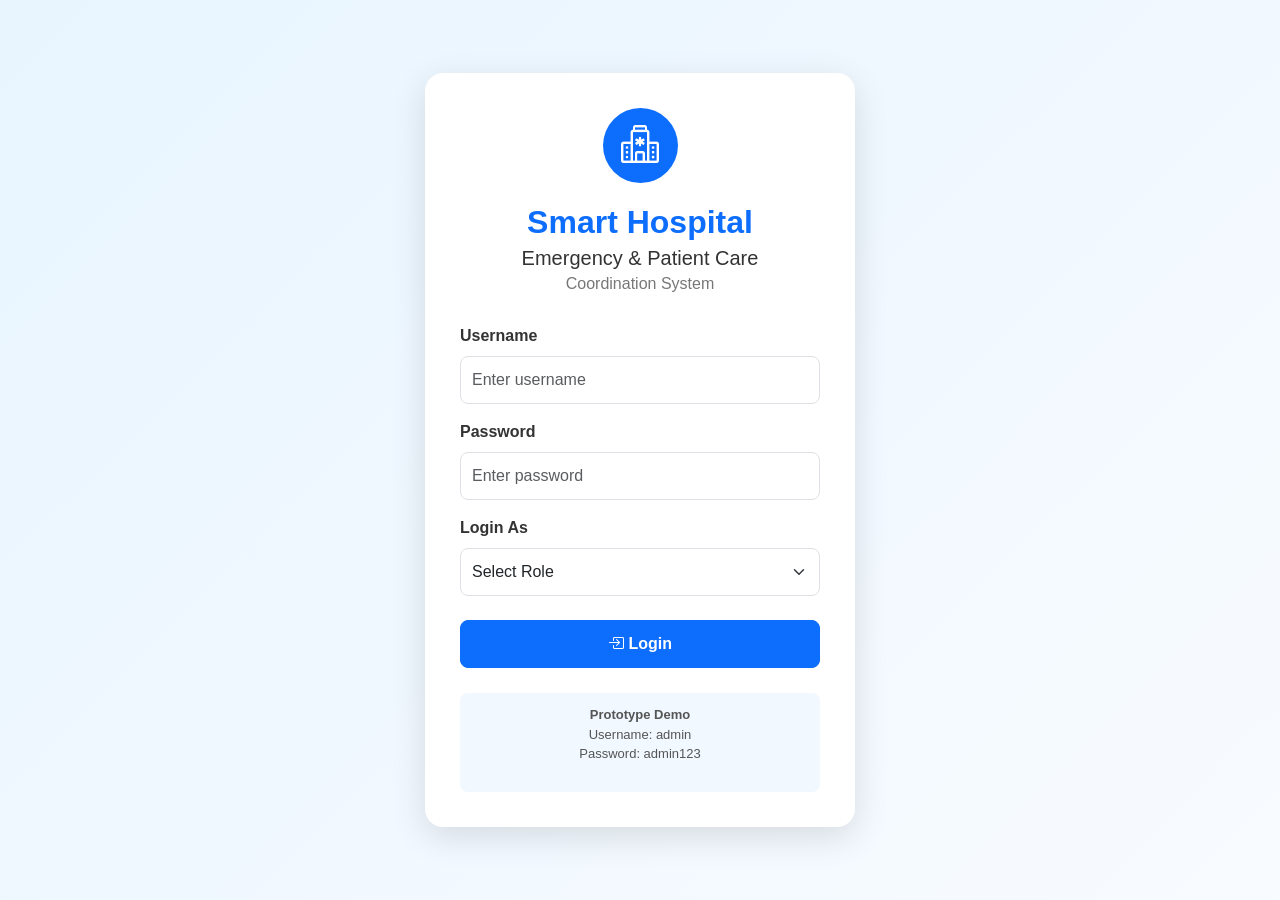
<file: Smart-Hospital-Coordination-System/index.html>
<!DOCTYPE html>
<html lang="en">
<head>
    <meta charset="UTF-8">

    <meta name="viewport" content="width=device-width, initial-scale=1.0">

    <title>Smart Hospital Coordination System</title>

    <!-- Bootstrap CSS -->
    <link
        href="https://cdn.jsdelivr.net/npm/bootstrap@5.3.3/dist/css/bootstrap.min.css"
        rel="stylesheet"
    >

    <!-- Bootstrap Icons -->
    <link
        rel="stylesheet"
        href="https://cdn.jsdelivr.net/npm/bootstrap-icons@1.11.3/font/bootstrap-icons.min.css"
    >

    <!-- Our CSS -->
    <link rel="stylesheet" href="css/style.css">
</head>

<body>

    <!-- Main Login Container -->
    <div class="login-container">

        <div class="login-card">

            <!-- Hospital Icon -->
            <div class="hospital-icon">
                <i class="bi bi-hospital"></i>
            </div>

            <!-- Project Name -->
            <h2>Smart Hospital</h2>

            <h5>Emergency & Patient Care</h5>

            <p class="login-subtitle">
                Coordination System
            </p>

            <!-- Login Form -->
            <form id="loginForm">

                <!-- Username -->
                <div class="mb-3 text-start">

                    <label for="username" class="form-label">
                        Username
                    </label>

                    <input
                        type="text"
                        class="form-control"
                        id="username"
                        placeholder="Enter username"
                        required
                    >

                </div>


                <!-- Password -->
                <div class="mb-3 text-start">

                    <label for="password" class="form-label">
                        Password
                    </label>

                    <input
                        type="password"
                        class="form-control"
                        id="password"
                        placeholder="Enter password"
                        required
                    >

                </div>


                <!-- Role -->
                <div class="mb-4 text-start">

                    <label for="role" class="form-label">
                        Login As
                    </label>

                    <select class="form-select" id="role" required>

                        <option value="">
                            Select Role
                        </option>

                        <option value="Admin">
                            Admin
                        </option>

                        <option value="Doctor">
                            Doctor
                        </option>

                        <option value="Nurse">
                            Nurse
                        </option>

                        <option value="Blood Bank Staff">
                            Blood Bank Staff
                        </option>

                    </select>

                </div>


                <!-- Login Button -->
                <button
                    type="submit"
                    class="btn btn-primary w-100 login-btn"
                >
                    <i class="bi bi-box-arrow-in-right"></i>
                    Login
                </button>

            </form>


            <!-- Demo Information -->
            <div class="demo-info">

                <strong>Prototype Demo</strong>

                <p>
                    Username: admin
                    <br>
                    Password: admin123
                </p>

            </div>

        </div>

    </div>


    <!-- JavaScript -->
    <script>

        // Get the login form
        const loginForm = document.getElementById("loginForm");


        // When the user clicks Login
        loginForm.addEventListener("submit", function(event) {

            // Prevent page refresh
            event.preventDefault();


            // Get values from the form
            const username =
                document.getElementById("username").value;

            const password =
                document.getElementById("password").value;

            const role =
                document.getElementById("role").value;


            // Demo login
            if (
                username === "admin" &&
                password === "admin123"
            ) {

                // Save logged-in user
                localStorage.setItem(
                    "loggedInUser",
                    username
                );

                // Save selected role
                localStorage.setItem(
                    "userRole",
                    role
                );


                // Open dashboard
                window.location.href = "dashboard.html";

            } else {

                alert(
                    "Invalid login!\n\n" +
                    "Username: admin\n" +
                    "Password: admin123"
                );

            }

        });

    </script>

</body>
</html>
</file>
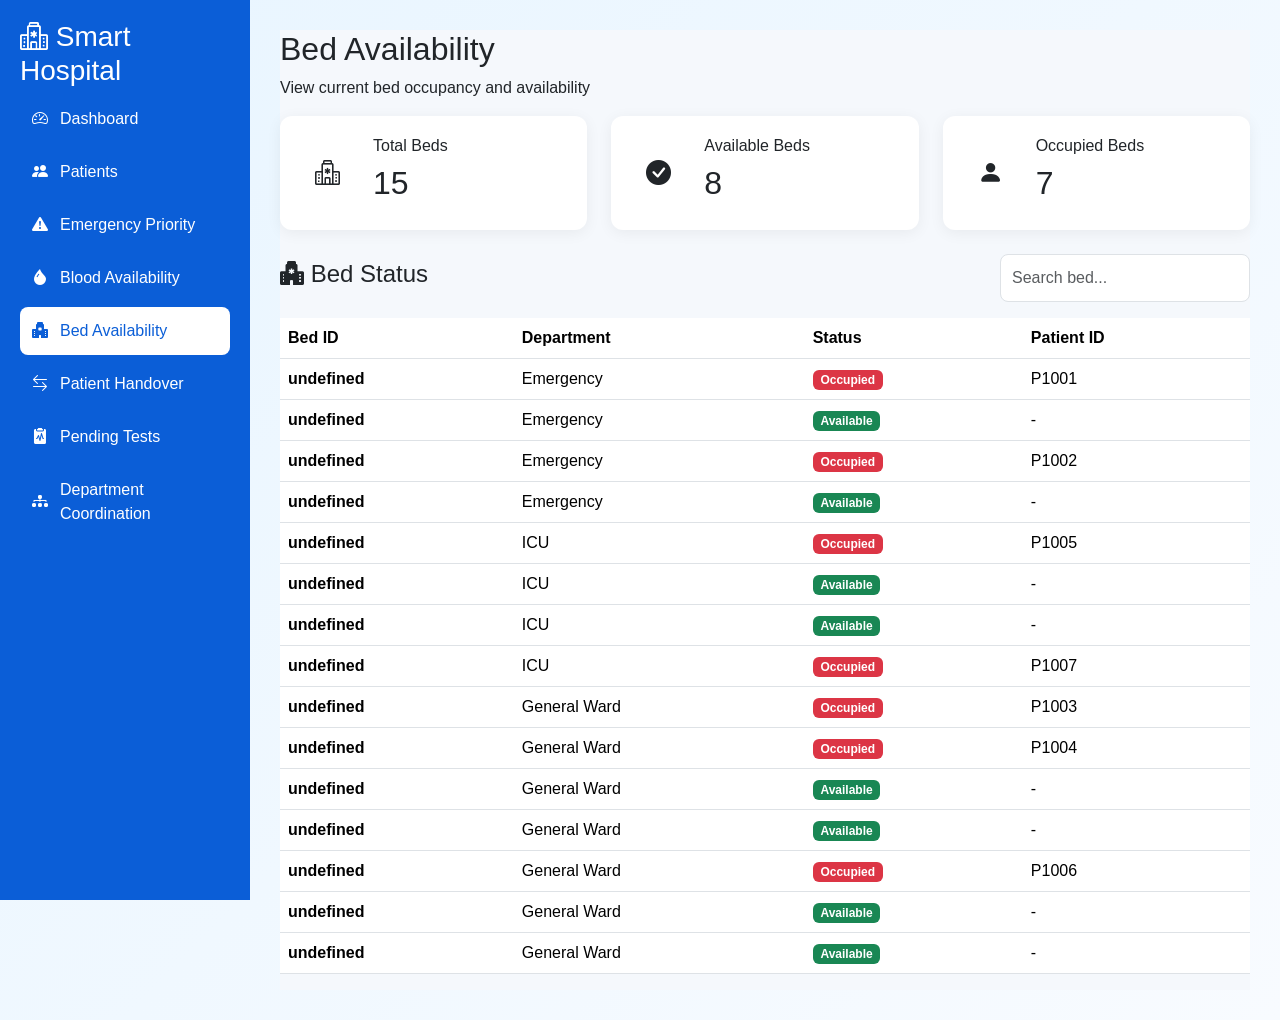
<file: Smart-Hospital-Coordination-System/beds.html>
<!DOCTYPE html>
<html lang="en">

<head>

    <meta charset="UTF-8">

    <meta name="viewport" content="width=device-width, initial-scale=1.0">

    <title>Bed Availability</title>

    <!-- Bootstrap -->
    <link
        href="https://cdn.jsdelivr.net/npm/bootstrap@5.3.3/dist/css/bootstrap.min.css"
        rel="stylesheet">

    <!-- Bootstrap Icons -->
    <link
        rel="stylesheet"
        href="https://cdn.jsdelivr.net/npm/bootstrap-icons@1.11.3/font/bootstrap-icons.min.css">

    <!-- Our CSS -->
    <link rel="stylesheet" href="css/style.css">

</head>


<body>
    <div class="sidebar">

    <h4>Smart Hospital</h4>

    <a href="dashboard.html" class="sidebar-link">🏠 Dashboard</a>

    <a href="patients.html" class="sidebar-link">👨‍⚕️ Patients</a>

    <a href="emergency.html" class="sidebar-link">🚨 Emergency</a>

    <a href="blood.html" class="sidebar-link">🩸 Blood Availability</a>

    <a href="beds.html" class="sidebar-link">🛏️ Bed Availability</a>

    <a href="handover.html" class="sidebar-link">📋 Patient Handover</a>

    <a href="tests.html" class="sidebar-link">🧪 Pending Tests</a>

    <a href="department.html" class="sidebar-link">🏥 Department Coordination</a>

</div>

<div class="dashboard-container">


    <!-- ================= SIDEBAR ================= -->

    <aside class="sidebar">

        <h3 class="sidebar-title">
            <i class="bi bi-hospital"></i>
            Smart Hospital
        </h3>


        <a href="dashboard.html" class="sidebar-link">

            <i class="bi bi-speedometer2"></i>

            Dashboard

        </a>


        <a href="patients.html" class="sidebar-link">

            <i class="bi bi-people-fill"></i>

            Patients

        </a>


        <a href="emergency.html" class="sidebar-link">

            <i class="bi bi-exclamation-triangle-fill"></i>

            Emergency Priority

        </a>


        <a href="blood.html" class="sidebar-link">

            <i class="bi bi-droplet-fill"></i>

            Blood Availability

        </a>


        <a href="beds.html" class="sidebar-link active">

            <i class="bi bi-hospital-fill"></i>

            Bed Availability

        </a>


        <a href="#" class="sidebar-link">

            <i class="bi bi-arrow-left-right"></i>

            Patient Handover

        </a>


        <a href="#" class="sidebar-link">

            <i class="bi bi-clipboard2-pulse-fill"></i>

            Pending Tests

        </a>


        <a href="#" class="sidebar-link">

            <i class="bi bi-diagram-3-fill"></i>

            Department Coordination

        </a>

    </aside>



    <!-- ================= MAIN CONTENT ================= -->

    <main class="main-content">


        <!-- TOP BAR -->

        <div class="topbar">

            <div>

                <h2>Bed Availability</h2>

                <p>
                    View current bed occupancy and availability
                </p>

            </div>

        </div>



        <!-- ================= SUMMARY CARDS ================= -->

        <div class="row g-4 mb-4">


            <!-- TOTAL BEDS -->

            <div class="col-md-4">

                <div class="stat-card">

                    <div class="stat-icon">

                        <i class="bi bi-hospital"></i>

                    </div>

                    <div>

                        <h6>Total Beds</h6>

                        <h2 id="totalBeds">0</h2>

                    </div>

                </div>

            </div>



            <!-- AVAILABLE -->

            <div class="col-md-4">

                <div class="stat-card">

                    <div class="stat-icon">

                        <i class="bi bi-check-circle-fill"></i>

                    </div>

                    <div>

                        <h6>Available Beds</h6>

                        <h2 id="availableBeds">0</h2>

                    </div>

                </div>

            </div>



            <!-- OCCUPIED -->

            <div class="col-md-4">

                <div class="stat-card">

                    <div class="stat-icon">

                        <i class="bi bi-person-fill"></i>

                    </div>

                    <div>

                        <h6>Occupied Beds</h6>

                        <h2 id="occupiedBeds">0</h2>

                    </div>

                </div>

            </div>

        </div>



        <!-- ================= BED TABLE ================= -->

        <div class="content-card">


            <div class="d-flex justify-content-between align-items-center mb-3">

                <h4>

                    <i class="bi bi-hospital-fill"></i>

                    Bed Status

                </h4>


                <input
                    type="text"
                    id="bedSearch"
                    class="form-control"
                    placeholder="Search bed..."
                    style="max-width: 250px;"
                >

            </div>



            <div class="table-responsive">

                <table class="table table-hover align-middle">

                    <thead>

                        <tr>

                            <th>Bed ID</th>

                            <th>Department</th>

                            <th>Status</th>

                            <th>Patient ID</th>

                        </tr>

                    </thead>


                    <tbody id="bedTableBody">

                    </tbody>

                </table>

            </div>

        </div>


    </main>

</div>



<!-- DATA -->

<script src="js/data.js"></script>



<script>

(function () {


    // Get bed data from LocalStorage

    let beds = JSON.parse(localStorage.getItem("beds")) || [];


    // Get HTML elements

    const tableBody =
        document.getElementById("bedTableBody");

    const totalBeds =
        document.getElementById("totalBeds");

    const availableBeds =
        document.getElementById("availableBeds");

    const occupiedBeds =
        document.getElementById("occupiedBeds");



    // ================= DISPLAY BEDS =================

    function displayBeds(data) {


        tableBody.innerHTML = "";


        let available = 0;

        let occupied = 0;



        data.forEach(function (bed) {


            if (bed.status === "Available") {

                available++;

            } else {

                occupied++;

            }



            let badgeClass = "";

            let patientID = bed.patientId || "-";



            if (bed.status === "Available") {

                badgeClass = "bg-success";

            } else {

                badgeClass = "bg-danger";

            }



            tableBody.innerHTML += `

                <tr>

                    <td>

                        <strong>${bed.bedId}</strong>

                    </td>


                    <td>

                        ${bed.department}

                    </td>


                    <td>

                        <span class="badge ${badgeClass}">

                            ${bed.status}

                        </span>

                    </td>


                    <td>

                        ${patientID}

                    </td>

                </tr>

            `;

        });



        // Update summary

        totalBeds.textContent = data.length;

        availableBeds.textContent = available;

        occupiedBeds.textContent = occupied;

    }



    // Display all beds initially

    displayBeds(beds);



    // ================= SEARCH =================

    document
        .getElementById("bedSearch")
        .addEventListener("input", function () {


            let searchText =
                this.value.toLowerCase();


            let filteredBeds =
                beds.filter(function (bed) {


                    return (

                        bed.bedId
                            .toLowerCase()
                            .includes(searchText)

                        ||

                        bed.department
                            .toLowerCase()
                            .includes(searchText)

                        ||

                        bed.status
                            .toLowerCase()
                            .includes(searchText)

                        ||

                        (bed.patientId || "")
                            .toLowerCase()
                            .includes(searchText)

                    );

                });



            displayBeds(filteredBeds);

        });


})();

</script>


</body>

</html>
</file>
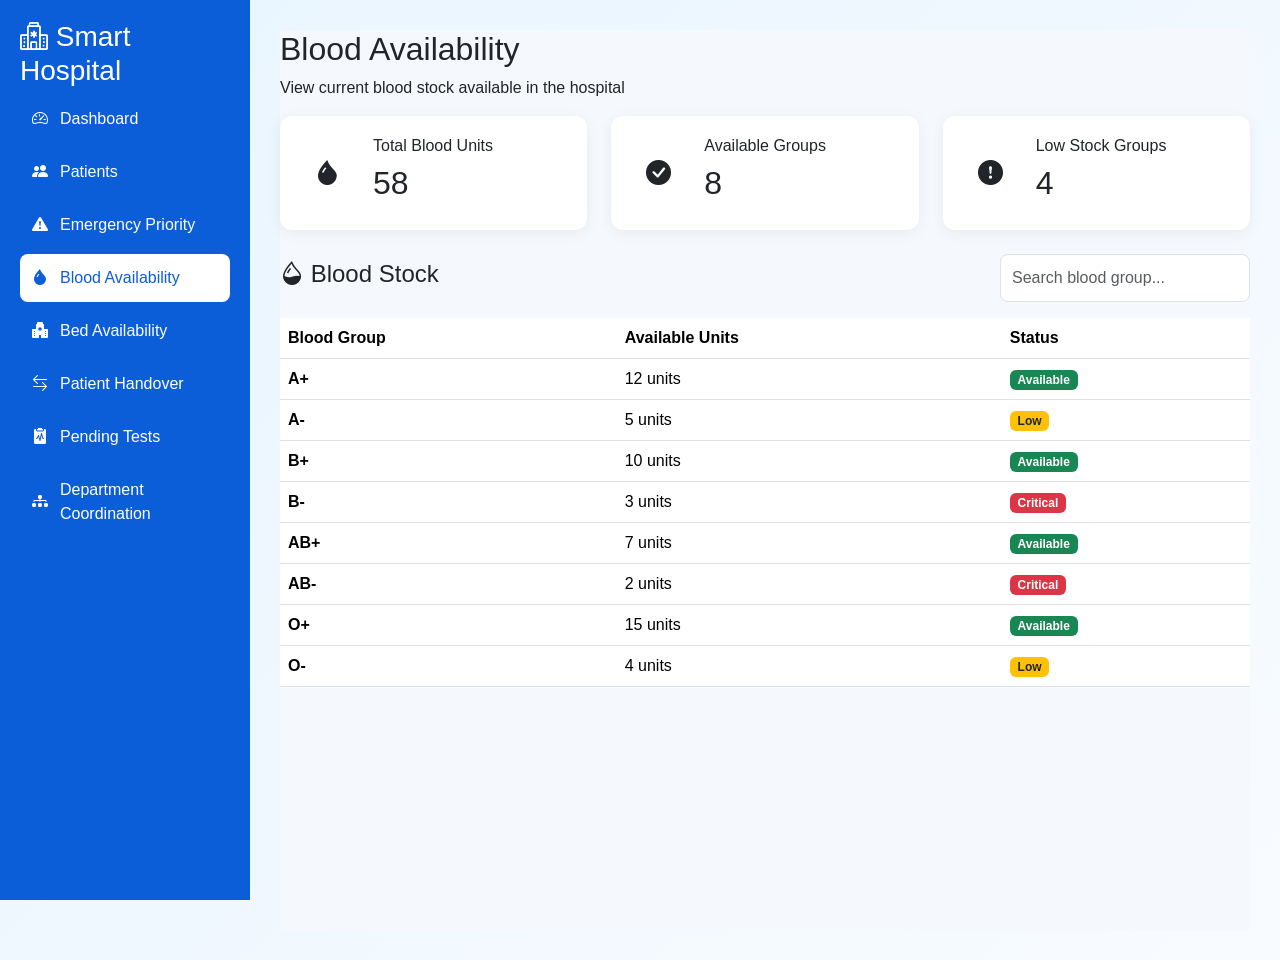
<file: Smart-Hospital-Coordination-System/blood.html>
<!DOCTYPE html>
<html lang="en">
<head>
    <meta charset="UTF-8">
    <meta name="viewport" content="width=device-width, initial-scale=1.0">

    <title>Blood Availability</title>

    <!-- Bootstrap -->
    <link href="https://cdn.jsdelivr.net/npm/bootstrap@5.3.3/dist/css/bootstrap.min.css" rel="stylesheet">

    <!-- Bootstrap Icons -->
    <link rel="stylesheet" href="https://cdn.jsdelivr.net/npm/bootstrap-icons@1.11.3/font/bootstrap-icons.min.css">

    <!-- Our CSS -->
    <link rel="stylesheet" href="css/style.css">
</head>

<body>
    <div class="sidebar">

    <h4>Smart Hospital</h4>

    <a href="dashboard.html" class="sidebar-link">🏠 Dashboard</a>

    <a href="patients.html" class="sidebar-link">👨‍⚕️ Patients</a>

    <a href="emergency.html" class="sidebar-link">🚨 Emergency</a>

    <a href="blood.html" class="sidebar-link">🩸 Blood Availability</a>

    <a href="beds.html" class="sidebar-link">🛏️ Bed Availability</a>

    <a href="handover.html" class="sidebar-link">📋 Patient Handover</a>

    <a href="tests.html" class="sidebar-link">🧪 Pending Tests</a>

    <a href="department.html" class="sidebar-link">🏥 Department Coordination</a>

</div>

<div class="dashboard-container">

    <!-- SIDEBAR -->
    <aside class="sidebar">

        <h3 class="sidebar-title">
            <i class="bi bi-hospital"></i>
            Smart Hospital
        </h3>

        <a href="dashboard.html" class="sidebar-link">
            <i class="bi bi-speedometer2"></i>
            Dashboard
        </a>

        <a href="patients.html" class="sidebar-link">
            <i class="bi bi-people-fill"></i>
            Patients
        </a>

        <a href="emergency.html" class="sidebar-link">
            <i class="bi bi-exclamation-triangle-fill"></i>
            Emergency Priority
        </a>

        <a href="blood.html" class="sidebar-link active">
            <i class="bi bi-droplet-fill"></i>
            Blood Availability
        </a>

        <a href="#" class="sidebar-link">
            <i class="bi bi-hospital-fill"></i>
            Bed Availability
        </a>

        <a href="#" class="sidebar-link">
            <i class="bi bi-arrow-left-right"></i>
            Patient Handover
        </a>

        <a href="#" class="sidebar-link">
            <i class="bi bi-clipboard2-pulse-fill"></i>
            Pending Tests
        </a>

        <a href="#" class="sidebar-link">
            <i class="bi bi-diagram-3-fill"></i>
            Department Coordination
        </a>

    </aside>


    <!-- MAIN CONTENT -->
    <main class="main-content">

        <!-- TOP BAR -->
        <div class="topbar">
            <div>
                <h2>Blood Availability</h2>
                <p>View current blood stock available in the hospital</p>
            </div>
        </div>


        <!-- SUMMARY -->
        <div class="row g-4 mb-4">

            <div class="col-md-4">
                <div class="stat-card">
                    <div class="stat-icon">
                        <i class="bi bi-droplet-fill"></i>
                    </div>

                    <div>
                        <h6>Total Blood Units</h6>
                        <h2 id="totalBloodUnits">0</h2>
                    </div>
                </div>
            </div>


            <div class="col-md-4">
                <div class="stat-card">
                    <div class="stat-icon">
                        <i class="bi bi-check-circle-fill"></i>
                    </div>

                    <div>
                        <h6>Available Groups</h6>
                        <h2 id="availableGroups">0</h2>
                    </div>
                </div>
            </div>


            <div class="col-md-4">
                <div class="stat-card">
                    <div class="stat-icon">
                        <i class="bi bi-exclamation-circle-fill"></i>
                    </div>

                    <div>
                        <h6>Low Stock Groups</h6>
                        <h2 id="lowStockGroups">0</h2>
                    </div>
                </div>
            </div>

        </div>


        <!-- BLOOD TABLE -->
        <div class="content-card">

            <div class="d-flex justify-content-between align-items-center mb-3">

                <h4>
                    <i class="bi bi-droplet-half"></i>
                    Blood Stock
                </h4>

                <input
                    type="text"
                    id="bloodSearch"
                    class="form-control"
                    placeholder="Search blood group..."
                    style="max-width: 250px;"
                >

            </div>


            <div class="table-responsive">

                <table class="table table-hover align-middle">

                    <thead>
                        <tr>
                            <th>Blood Group</th>
                            <th>Available Units</th>
                            <th>Status</th>
                        </tr>
                    </thead>

                    <tbody id="bloodTableBody">

                    </tbody>

                </table>

            </div>

        </div>

    </main>

</div>


<!-- DATA -->
<script src="js/data.js"></script>


<script>

(function () {

    let blood = JSON.parse(localStorage.getItem("blood")) || [];

    const tableBody = document.getElementById("bloodTableBody");

    const totalBloodUnits = document.getElementById("totalBloodUnits");

    const availableGroups = document.getElementById("availableGroups");

    const lowStockGroups = document.getElementById("lowStockGroups");


    function displayBlood(data) {

        tableBody.innerHTML = "";

        let total = 0;
        let available = 0;
        let lowStock = 0;


        data.forEach(function (item) {

            total += item.units;


            if (item.units > 0) {
                available++;
            }


            if (item.units <= 5) {
                lowStock++;
            }


            let status = "";
            let badgeClass = "";


            if (item.units <= 3) {

                status = "Critical";
                badgeClass = "bg-danger";

            } else if (item.units <= 5) {

                status = "Low";
                badgeClass = "bg-warning text-dark";

            } else {

                status = "Available";
                badgeClass = "bg-success";

            }


            tableBody.innerHTML += `

                <tr>

                    <td>
                        <strong>${item.group}</strong>
                    </td>

                    <td>
                        ${item.units} units
                    </td>

                    <td>
                        <span class="badge ${badgeClass}">
                            ${status}
                        </span>
                    </td>

                </tr>

            `;

        });


        totalBloodUnits.textContent = total;

        availableGroups.textContent = available;

        lowStockGroups.textContent = lowStock;

    }


    displayBlood(blood);


    // SEARCH

    document.getElementById("bloodSearch").addEventListener("input", function () {

        let searchText = this.value.toLowerCase();

        let filteredBlood = blood.filter(function (item) {

            return item.group.toLowerCase().includes(searchText);

        });


        displayBlood(filteredBlood);

    });


})();

</script>

</body>
</html>
</file>
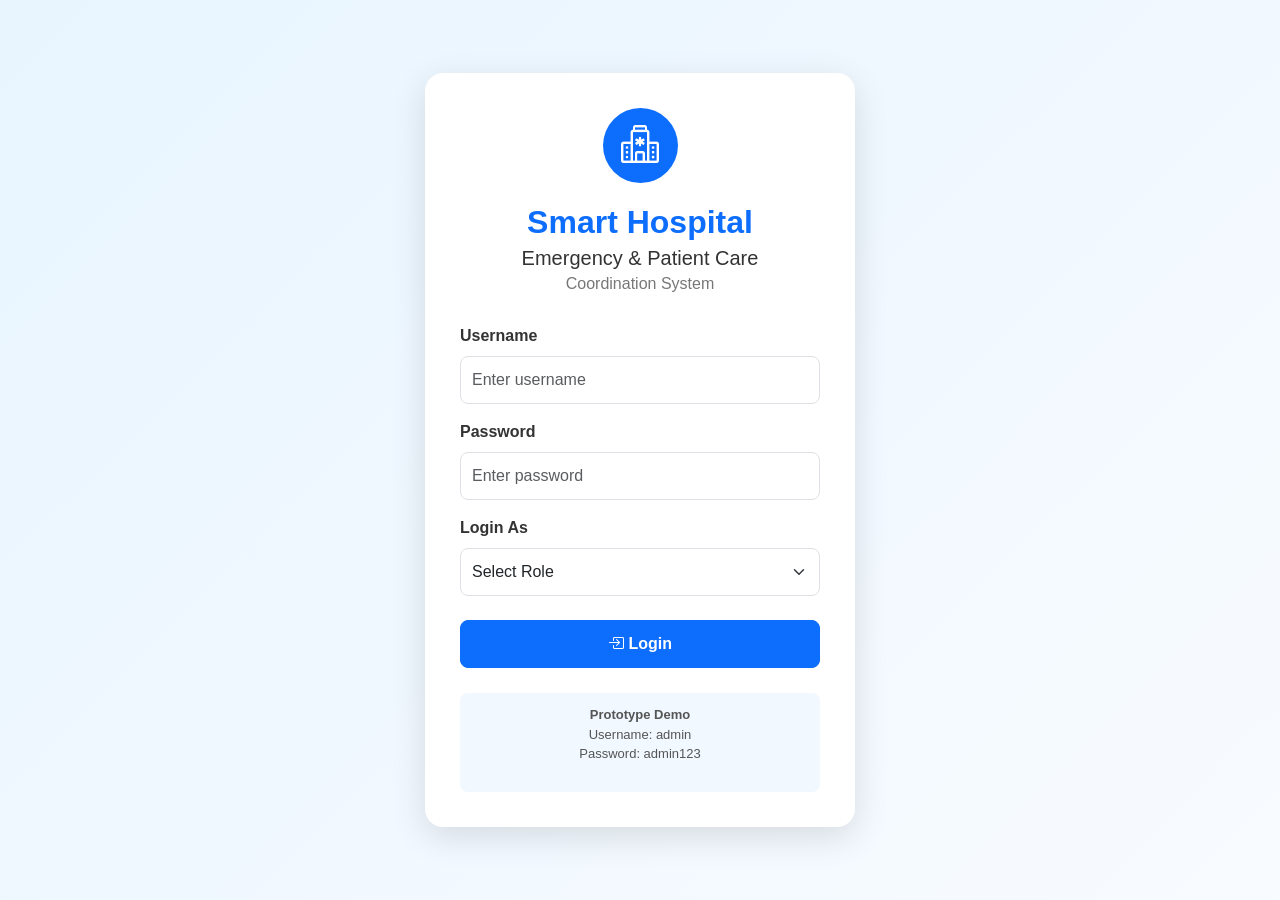
<file: Smart-Hospital-Coordination-System/dashboard.html>
<!DOCTYPE html>
<html lang="en">

<head>

    <meta charset="UTF-8">

    <meta name="viewport" content="width=device-width, initial-scale=1.0">

    <title>Hospital Dashboard</title>

    <!-- Bootstrap CSS -->
    <link
        href="https://cdn.jsdelivr.net/npm/bootstrap@5.3.3/dist/css/bootstrap.min.css"
        rel="stylesheet"
    >

    <!-- Bootstrap Icons -->
    <link
        rel="stylesheet"
        href="https://cdn.jsdelivr.net/npm/bootstrap-icons@1.11.3/font/bootstrap-icons.min.css"
    >

    <!-- Our CSS -->
    <link rel="stylesheet" href="css/style.css">

</head>


<body>

<!-- =========================================
     SIDEBAR
========================================= -->

<div class="sidebar">

    <div class="sidebar-logo">

        <i class="bi bi-hospital"></i>

        <span>Smart Hospital</span>

    </div>


    <hr>


    <!-- Dashboard -->
    <a href="dashboard.html" class="sidebar-link active">

        <i class="bi bi-grid-1x2-fill"></i>

        Dashboard

    </a>


    <!-- Patients -->
    <a href="patients.html" class="sidebar-link">

    <i class="bi bi-people-fill"></i>

    Patients

</a>

    <!-- Emergency -->
   <a href="emergency.html" class="sidebar-link">
    <i class="bi bi-exclamation-triangle-fill"></i>
    Emergency Priority
</a>


    <!-- Blood -->
    <a href="blood.html" class="sidebar-link">
    <i class="bi bi-droplet-fill"></i>
    Blood Availability
</a>
    


    <!-- Beds -->
    <a href="beds.html" class="sidebar-link">
    <i class="bi bi-hospital-fill"></i>
    Bed Availability
</a>


    <!-- Handover -->
    <a href="handover.html" class="sidebar-link">
    <i class="bi bi-arrow-left-right"></i>
    Patient Handover
</a>


    <!-- Tests -->
    <a href="tests.html" class="sidebar-link">
    <i class="bi bi-clipboard2-pulse-fill"></i>
    Pending Tests
</a>


    <!-- Departments -->
    
    <a href="department.html">
        <i class="bi bi-diagram-3-fill"></i>
        Department Coordination
    </a>



    <div class="sidebar-bottom">

        <a href="index.html" class="sidebar-link logout-link">

            <i class="bi bi-box-arrow-left"></i>

            Logout

        </a>

    </div>

</div>



<!-- =========================================
     MAIN CONTENT
========================================= -->

<div class="main-content">


    <!-- =====================================
         TOP NAVBAR
    ====================================== -->

    <nav class="top-navbar">

        <div>

            <h4 class="mb-0">
                Hospital Dashboard
            </h4>

            <small class="text-muted">
                Emergency & Patient Care Coordination
            </small>

        </div>


        <div class="user-info">

            <div class="user-icon">

                <i class="bi bi-person-fill"></i>

            </div>

            <div>

                <strong id="usernameDisplay">
                    Admin
                </strong>

                <br>

                <small id="roleDisplay">
                    Administrator
                </small>

            </div>

        </div>

    </nav>



    <!-- =====================================
         DASHBOARD CONTENT
    ====================================== -->

    <div class="container-fluid dashboard-container">


        <!-- Welcome -->
        <div class="welcome-section">

            <h3>
                Welcome to Smart Hospital 👋
            </h3>

            <p>
                Monitor emergency and patient-care activities
                from one centralized dashboard.
            </p>

        </div>



        <!-- =================================
             STATISTICS CARDS
        ================================== -->

        <div class="row g-4">


            <!-- Total Patients -->

            <div class="col-lg-4 col-md-6">

                <div class="stat-card">

                    <div class="stat-icon blue">

                        <i class="bi bi-people-fill"></i>

                    </div>

                    <div>

                        <p>Total Patients</p>

                        <h3 id="totalPatients">
                            0
                        </h3>

                    </div>

                </div>

            </div>



            <!-- Emergency Patients -->

            <div class="col-lg-4 col-md-6">

                <div class="stat-card">

                    <div class="stat-icon red">

                        <i class="bi bi-exclamation-triangle-fill"></i>

                    </div>

                    <div>

                        <p>Emergency Patients</p>

                        <h3 id="emergencyPatients">
                            0
                        </h3>

                    </div>

                </div>

            </div>



            <!-- Available Beds -->

            <div class="col-lg-4 col-md-6">

                <div class="stat-card">

                    <div class="stat-icon green">

                        <i class="bi bi-hospital"></i>

                    </div>

                    <div>

                        <p>Available Beds</p>

                        <h3 id="availableBeds">
                            0
                        </h3>

                    </div>

                </div>

            </div>



            <!-- Occupied Beds -->

            <div class="col-lg-4 col-md-6">

                <div class="stat-card">

                    <div class="stat-icon orange">

                        <i class="bi bi-person-workspace"></i>

                    </div>

                    <div>

                        <p>Occupied Beds</p>

                        <h3 id="occupiedBeds">
                            0
                        </h3>

                    </div>

                </div>

            </div>



            <!-- Blood Units -->

            <div class="col-lg-4 col-md-6">

                <div class="stat-card">

                    <div class="stat-icon purple">

                        <i class="bi bi-droplet-fill"></i>

                    </div>

                    <div>

                        <p>Blood Units</p>

                        <h3 id="bloodUnits">
                            0
                        </h3>

                    </div>

                </div>

            </div>



            <!-- Pending Tests -->

            <div class="col-lg-4 col-md-6">

                <div class="stat-card">

                    <div class="stat-icon cyan">

                        <i class="bi bi-clipboard2-pulse-fill"></i>

                    </div>

                    <div>

                        <p>Pending Tests</p>

                        <h3 id="pendingTests">
                            0
                        </h3>

                    </div>

                </div>

            </div>

        </div>



        <!-- =================================
             EMERGENCY PATIENTS
        ================================== -->

        <div class="row mt-4">

            <div class="col-lg-8">

                <div class="dashboard-card">

                    <div class="card-header-custom">

                        <div>

                            <h5>
                                <i class="bi bi-exclamation-triangle-fill text-danger"></i>

                                Emergency Patients
                            </h5>

                            <small>
                                Patients requiring immediate attention
                            </small>

                        </div>

                        <span class="badge bg-danger">
                            Priority
                        </span>

                    </div>


                    <div class="table-responsive">

                        <table class="table align-middle">

                            <thead>

                                <tr>

                                    <th>Patient ID</th>

                                    <th>Patient</th>

                                    <th>Priority</th>

                                    <th>Department</th>

                                    <th>Status</th>

                                </tr>

                            </thead>


                            <tbody id="emergencyTable">

                                <tr>

                                    <td colspan="5"
                                        class="text-center text-muted">

                                        No emergency patients

                                    </td>

                                </tr>

                            </tbody>

                        </table>

                    </div>

                </div>

            </div>



            <!-- =================================
                 QUICK ACTIONS
            ================================== -->

            <div class="col-lg-4">

                <div class="dashboard-card">

                    <div class="card-header-custom">

                        <div>

                            <h5>
                                Quick Actions
                            </h5>

                            <small>
                                Frequently used functions
                            </small>

                        </div>

                    </div>


                    <div class="quick-actions">


                        <button
                            class="quick-btn"
                            onclick="alert('Patient module will be available in the next step.')"
                        >

                            <i class="bi bi-person-plus-fill"></i>

                            Add Patient

                        </button>



                        <button
                            class="quick-btn"
                            onclick="alert('Bed availability module will be available in the next step.')"
                        >

                            <i class="bi bi-hospital"></i>

                            Check Beds

                        </button>



                        <button
                            class="quick-btn"
                            onclick="alert('Blood availability module will be available in the next step.')"
                        >

                            <i class="bi bi-droplet-fill"></i>

                            Check Blood

                        </button>



                        <button
                            class="quick-btn"
                            onclick="alert('Emergency module will be available in the next step.')"
                        >

                            <i class="bi bi-exclamation-circle-fill"></i>

                            Emergency Patients

                        </button>


                    </div>

                </div>

            </div>

        </div>



        <!-- =================================
             RECENT ACTIVITY
        ================================== -->

        <div class="dashboard-card mt-4">

            <div class="card-header-custom">

                <div>

                    <h5>
                        <i class="bi bi-clock-history"></i>

                        Recent Activity
                    </h5>

                    <small>
                        Latest hospital coordination activities
                    </small>

                </div>

            </div>


            <div class="activity-list">


                <div class="activity-item">

                    <div class="activity-icon blue">

                        <i class="bi bi-person-plus-fill"></i>

                    </div>

                    <div>

                        <strong>
                            Patient record added
                        </strong>

                        <p>
                            New patient information was recorded.
                        </p>

                    </div>

                </div>



                <div class="activity-item">

                    <div class="activity-icon green">

                        <i class="bi bi-hospital"></i>

                    </div>

                    <div>

                        <strong>
                            Bed status updated
                        </strong>

                        <p>
                            Bed availability information was updated.
                        </p>

                    </div>

                </div>



                <div class="activity-item">

                    <div class="activity-icon red">

                        <i class="bi bi-droplet-fill"></i>

                    </div>

                    <div>

                        <strong>
                            Blood availability checked
                        </strong>

                        <p>
                            Blood stock information was reviewed.
                        </p>

                    </div>

                </div>


            </div>

        </div>


    </div>

</div>



<!-- =========================================
     JAVASCRIPT
========================================= -->

<!-- Demo Hospital Data -->
<script src="js/data.js"></script>

<script>

    // -----------------------------------------
    // CHECK LOGIN
    // -----------------------------------------

    const loggedInUser =
        localStorage.getItem("loggedInUser");

    const userRole =
        localStorage.getItem("userRole");


    // If user is not logged in,
    // send them back to login page.

    if (!loggedInUser) {

        window.location.href = "index.html";

    }


    // -----------------------------------------
    // DISPLAY USER
    // -----------------------------------------

    if (loggedInUser) {

        document.getElementById("usernameDisplay")
            .textContent = loggedInUser;

    }


    if (userRole) {

        document.getElementById("roleDisplay")
            .textContent = userRole;

    }


    // -----------------------------------------
    // DEMO DATA
    // -----------------------------------------

    let patients =
        JSON.parse(
            localStorage.getItem("patients")
        ) || [];


    let beds =
        JSON.parse(
            localStorage.getItem("beds")
        ) || [];


    let blood =
        JSON.parse(
            localStorage.getItem("blood")
        ) || [];


    let tests =
        JSON.parse(
            localStorage.getItem("tests")
        ) || [];


    // -----------------------------------------
    // DASHBOARD STATISTICS
    // -----------------------------------------

    document.getElementById("totalPatients")
        .textContent = patients.length;


    const emergencyCount =
        patients.filter(
            patient =>
                patient.emergency === true
        ).length;


    document.getElementById("emergencyPatients")
        .textContent = emergencyCount;


    const availableBedCount =
        beds.filter(
            bed =>
                bed.status === "Available"
        ).length;


    document.getElementById("availableBeds")
        .textContent = availableBedCount;


    const occupiedBedCount =
        beds.filter(
            bed =>
                bed.status === "Occupied"
        ).length;


    document.getElementById("occupiedBeds")
        .textContent = occupiedBedCount;


    const totalBloodUnits =
        blood.reduce(
            (total, item) =>
                total + Number(item.units),
            0
        );


    document.getElementById("bloodUnits")
        .textContent = totalBloodUnits;


    const pendingTestCount =
        tests.filter(
            test =>
                test.status === "Pending"
        ).length;


    document.getElementById("pendingTests")
        .textContent = pendingTestCount;


</script>


</body>

</html>
</file>
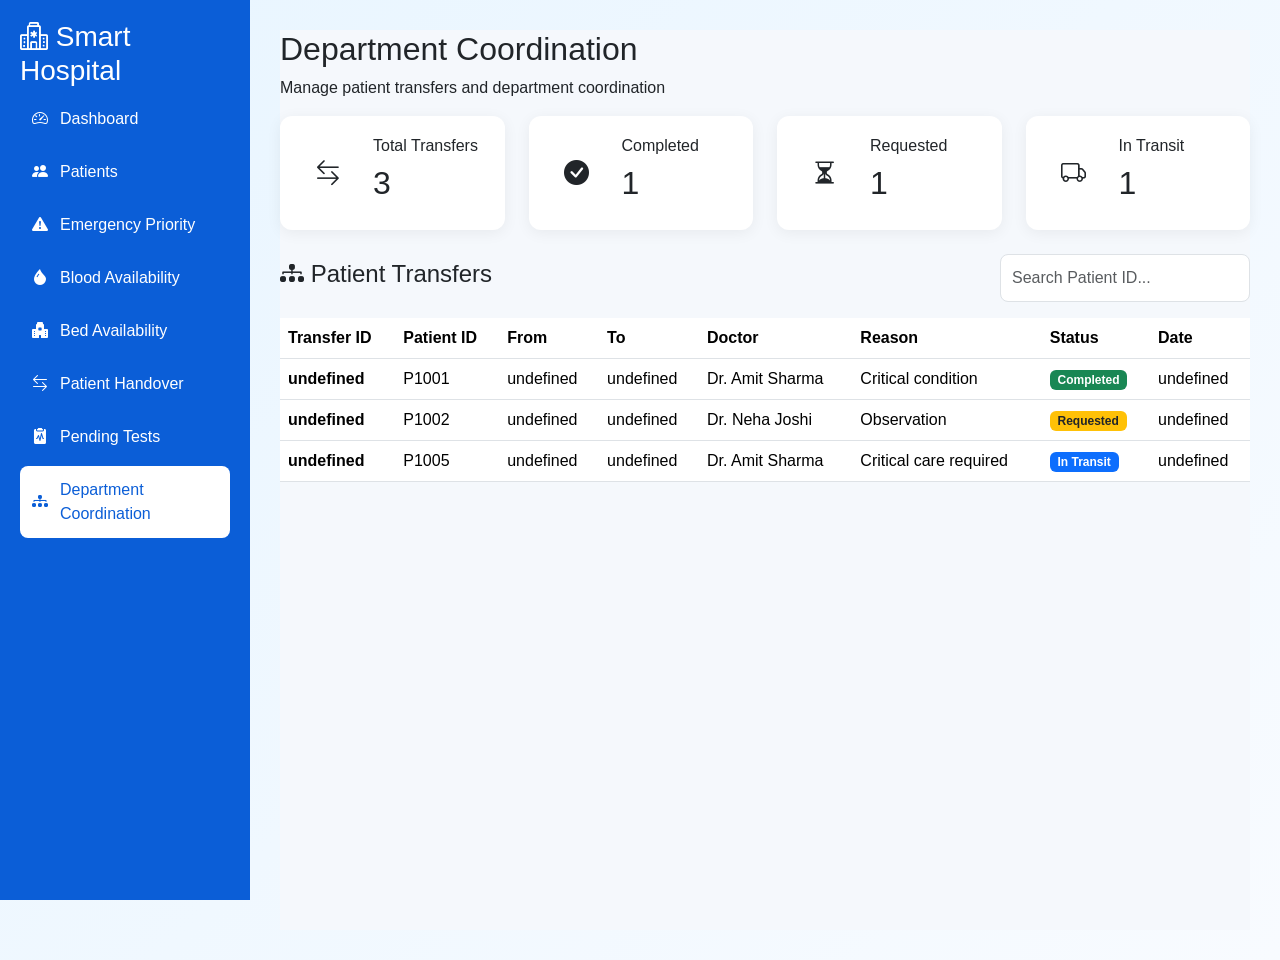
<file: Smart-Hospital-Coordination-System/department.html>
<!DOCTYPE html>
<html lang="en">

<head>

    <meta charset="UTF-8">

    <meta name="viewport" content="width=device-width, initial-scale=1.0">

    <title>Department Coordination</title>

    <link
        href="https://cdn.jsdelivr.net/npm/bootstrap@5.3.3/dist/css/bootstrap.min.css"
        rel="stylesheet">

    <link
        rel="stylesheet"
        href="https://cdn.jsdelivr.net/npm/bootstrap-icons@1.11.3/font/bootstrap-icons.min.css">

    <link rel="stylesheet" href="css/style.css">

</head>


<body>
    <div class="sidebar">

    <h4>Smart Hospital</h4>

    <a href="dashboard.html" class="sidebar-link">🏠 Dashboard</a>

    <a href="patients.html" class="sidebar-link">👨‍⚕️ Patients</a>

    <a href="emergency.html" class="sidebar-link">🚨 Emergency</a>

    <a href="blood.html" class="sidebar-link">🩸 Blood Availability</a>

    <a href="beds.html" class="sidebar-link">🛏️ Bed Availability</a>

    <a href="handover.html" class="sidebar-link">📋 Patient Handover</a>

    <a href="tests.html" class="sidebar-link">🧪 Pending Tests</a>

    <a href="department.html" class="sidebar-link">🏥 Department Coordination</a>

</div>

<div class="dashboard-container">


    <!-- SIDEBAR -->

    <aside class="sidebar">

        <h3 class="sidebar-title">
            <i class="bi bi-hospital"></i>
            Smart Hospital
        </h3>


        <a href="dashboard.html" class="sidebar-link">
            <i class="bi bi-speedometer2"></i>
            Dashboard
        </a>


        <a href="patients.html" class="sidebar-link">
            <i class="bi bi-people-fill"></i>
            Patients
        </a>


        <a href="emergency.html" class="sidebar-link">
            <i class="bi bi-exclamation-triangle-fill"></i>
            Emergency Priority
        </a>


        <a href="blood.html" class="sidebar-link">
            <i class="bi bi-droplet-fill"></i>
            Blood Availability
        </a>


        <a href="beds.html" class="sidebar-link">
            <i class="bi bi-hospital-fill"></i>
            Bed Availability
        </a>


        <a href="handover.html" class="sidebar-link">
            <i class="bi bi-arrow-left-right"></i>
            Patient Handover
        </a>


        <a href="tests.html" class="sidebar-link">
            <i class="bi bi-clipboard2-pulse-fill"></i>
            Pending Tests
        </a>


        <a href="department.html" class="sidebar-link active">
            <i class="bi bi-diagram-3-fill"></i>
            Department Coordination
        </a>

    </aside>



    <!-- MAIN CONTENT -->

    <main class="main-content">


        <div class="topbar">

            <div>

                <h2>Department Coordination</h2>

                <p>
                    Manage patient transfers and department coordination
                </p>

            </div>

        </div>



        <!-- SUMMARY -->

        <div class="row g-4 mb-4">


            <div class="col-md-3">

                <div class="stat-card">

                    <div class="stat-icon">
                        <i class="bi bi-arrow-left-right"></i>
                    </div>

                    <div>

                        <h6>Total Transfers</h6>

                        <h2 id="totalTransfers">0</h2>

                    </div>

                </div>

            </div>



            <div class="col-md-3">

                <div class="stat-card">

                    <div class="stat-icon">
                        <i class="bi bi-check-circle-fill"></i>
                    </div>

                    <div>

                        <h6>Completed</h6>

                        <h2 id="completedTransfers">0</h2>

                    </div>

                </div>

            </div>



            <div class="col-md-3">

                <div class="stat-card">

                    <div class="stat-icon">
                        <i class="bi bi-hourglass-split"></i>
                    </div>

                    <div>

                        <h6>Requested</h6>

                        <h2 id="requestedTransfers">0</h2>

                    </div>

                </div>

            </div>



            <div class="col-md-3">

                <div class="stat-card">

                    <div class="stat-icon">
                        <i class="bi bi-truck"></i>
                    </div>

                    <div>

                        <h6>In Transit</h6>

                        <h2 id="inTransitTransfers">0</h2>

                    </div>

                </div>

            </div>

        </div>



        <!-- TRANSFER TABLE -->

        <div class="content-card">


            <div class="d-flex justify-content-between align-items-center mb-3">

                <h4>
                    <i class="bi bi-diagram-3-fill"></i>
                    Patient Transfers
                </h4>


                <input
                    type="text"
                    id="transferSearch"
                    class="form-control"
                    placeholder="Search Patient ID..."
                    style="max-width:250px;"
                >

            </div>



            <div class="table-responsive">

                <table class="table table-hover align-middle">

                    <thead>

                        <tr>

                            <th>Transfer ID</th>

                            <th>Patient ID</th>

                            <th>From</th>

                            <th>To</th>

                            <th>Doctor</th>

                            <th>Reason</th>

                            <th>Status</th>

                            <th>Date</th>

                        </tr>

                    </thead>


                    <tbody id="transferTableBody"></tbody>

                </table>

            </div>

        </div>

    </main>

</div>



<script src="js/data.js"></script>


<script>

(function () {


    let transfers =
        JSON.parse(localStorage.getItem("transfers")) || [];


    const tableBody =
        document.getElementById("transferTableBody");



    function displayTransfers(data) {


        tableBody.innerHTML = "";


        let completed = 0;

        let requested = 0;

        let inTransit = 0;



        data.forEach(function (transfer) {


            if (transfer.status === "Completed") {
                completed++;
            }


            if (transfer.status === "Requested") {
                requested++;
            }


            if (transfer.status === "In Transit") {
                inTransit++;
            }



            let badgeClass;


            if (transfer.status === "Completed") {

                badgeClass = "bg-success";

            } else if (transfer.status === "Requested") {

                badgeClass = "bg-warning text-dark";

            } else {

                badgeClass = "bg-primary";

            }



            tableBody.innerHTML += `

                <tr>

                    <td>
                        <strong>${transfer.transferId}</strong>
                    </td>

                    <td>
                        ${transfer.patientId}
                    </td>

                    <td>
                        ${transfer.from}
                    </td>

                    <td>
                        ${transfer.to}
                    </td>

                    <td>
                        ${transfer.doctor}
                    </td>

                    <td>
                        ${transfer.reason}
                    </td>

                    <td>

                        <span class="badge ${badgeClass}">
                            ${transfer.status}
                        </span>

                    </td>

                    <td>
                        ${transfer.date}
                    </td>

                </tr>

            `;

        });



        document.getElementById("totalTransfers").textContent =
            data.length;


        document.getElementById("completedTransfers").textContent =
            completed;


        document.getElementById("requestedTransfers").textContent =
            requested;


        document.getElementById("inTransitTransfers").textContent =
            inTransit;

    }



    displayTransfers(transfers);



    document
        .getElementById("transferSearch")
        .addEventListener("input", function () {


            let searchText =
                this.value.toLowerCase();


            let filtered =
                transfers.filter(function (transfer) {


                    return transfer.patientId
                        .toLowerCase()
                        .includes(searchText);

                });


            displayTransfers(filtered);

        });


})();

</script>


</body>

</html>
</file>
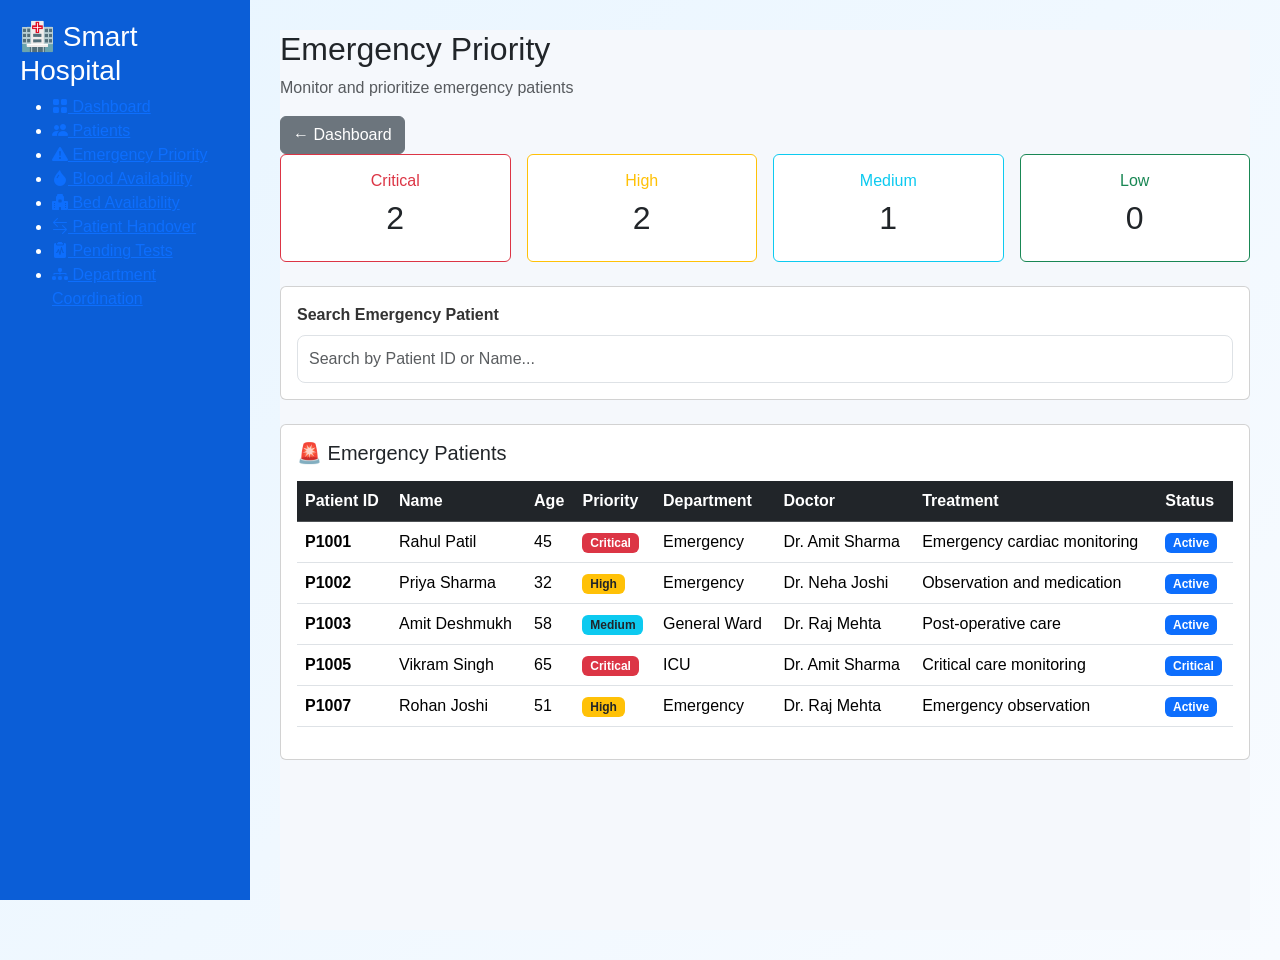
<file: Smart-Hospital-Coordination-System/emergency.html>
<!DOCTYPE html>
<html lang="en">

<head>

    <meta charset="UTF-8">

    <meta name="viewport"
          content="width=device-width, initial-scale=1.0">

    <title>Emergency Priority - Smart Hospital</title>

    <!-- Bootstrap -->
    <link
        href="https://cdn.jsdelivr.net/npm/bootstrap@5.3.3/dist/css/bootstrap.min.css"
        rel="stylesheet">

    <!-- Bootstrap Icons -->
    <link
        rel="stylesheet"
        href="https://cdn.jsdelivr.net/npm/bootstrap-icons@1.11.3/font/bootstrap-icons.min.css">

    <!-- Our CSS -->
    <link rel="stylesheet" href="css/style.css">

</head>


<body>

    <!-- MAIN DASHBOARD CONTAINER -->
    <div class="dashboard-container">


        <!-- SIDEBAR -->
        <aside class="sidebar">

            <h3>🏥 Smart Hospital</h3>

            <ul class="sidebar-menu">

                <!-- Dashboard -->
                <li>
                    <a href="dashboard.html">
                        <i class="bi bi-grid-fill"></i>
                        Dashboard
                    </a>
                </li>


                <!-- Patients -->
                <li>
                    <a href="patients.html">
                        <i class="bi bi-people-fill"></i>
                        Patients
                    </a>
                </li>


                <!-- Emergency -->
                <li>
                    <a href="emergency.html" class="active">
                        <i class="bi bi-exclamation-triangle-fill"></i>
                        Emergency Priority
                    </a>
                </li>


                <!-- Blood -->
                <li>
                    <a href="blood.html">
                        <i class="bi bi-droplet-fill"></i>
                        Blood Availability
                    </a>
                </li>


                <!-- Beds -->
                <li>
                    <a href="beds.html">
                        <i class="bi bi-hospital-fill"></i>
                        Bed Availability
                    </a>
                </li>


                <!-- Patient Handover -->
                <li>
                    <a href="handover.html">
                        <i class="bi bi-arrow-left-right"></i>
                        Patient Handover
                    </a>
                </li>


                <!-- Pending Tests -->
                <li>
                    <a href="tests.html">
                        <i class="bi bi-clipboard2-pulse-fill"></i>
                        Pending Tests
                    </a>
                </li>


                <!-- Department Coordination -->
                <li>
                    <a href="department.html">
                        <i class="bi bi-diagram-3-fill"></i>
                        Department Coordination
                    </a>
                </li>

            </ul>

        </aside>



        <!-- MAIN CONTENT -->
        <main class="main-content">


            <!-- TOP BAR -->
            <div class="topbar">

                <div>

                    <h2>Emergency Priority</h2>

                    <p class="text-muted">
                        Monitor and prioritize emergency patients
                    </p>

                </div>


                <a href="dashboard.html"
                   class="btn btn-secondary">

                    ← Dashboard

                </a>

            </div>



            <!-- PRIORITY SUMMARY -->
            <div class="row g-3 mb-4">


                <!-- Critical -->
                <div class="col-md-3">

                    <div class="card text-center border-danger">

                        <div class="card-body">

                            <h6 class="text-danger">
                                Critical
                            </h6>

                            <h2 id="criticalCount">
                                0
                            </h2>

                        </div>

                    </div>

                </div>



                <!-- High -->
                <div class="col-md-3">

                    <div class="card text-center border-warning">

                        <div class="card-body">

                            <h6 class="text-warning">
                                High
                            </h6>

                            <h2 id="highCount">
                                0
                            </h2>

                        </div>

                    </div>

                </div>



                <!-- Medium -->
                <div class="col-md-3">

                    <div class="card text-center border-info">

                        <div class="card-body">

                            <h6 class="text-info">
                                Medium
                            </h6>

                            <h2 id="mediumCount">
                                0
                            </h2>

                        </div>

                    </div>

                </div>



                <!-- Low -->
                <div class="col-md-3">

                    <div class="card text-center border-success">

                        <div class="card-body">

                            <h6 class="text-success">
                                Low
                            </h6>

                            <h2 id="lowCount">
                                0
                            </h2>

                        </div>

                    </div>

                </div>

            </div>



            <!-- SEARCH -->
            <div class="card mb-4">

                <div class="card-body">

                    <label class="form-label">
                        Search Emergency Patient
                    </label>

                    <input
                        type="text"
                        id="searchEmergency"
                        class="form-control"
                        placeholder="Search by Patient ID or Name...">

                </div>

            </div>



            <!-- EMERGENCY TABLE -->
            <div class="card">

                <div class="card-body">

                    <h5 class="card-title mb-3">
                        🚨 Emergency Patients
                    </h5>


                    <div class="table-responsive">

                        <table class="table table-hover align-middle">

                            <thead class="table-dark">

                                <tr>

                                    <th>Patient ID</th>

                                    <th>Name</th>

                                    <th>Age</th>

                                    <th>Priority</th>

                                    <th>Department</th>

                                    <th>Doctor</th>

                                    <th>Treatment</th>

                                    <th>Status</th>

                                </tr>

                            </thead>


                            <tbody id="emergencyTableBody">

                            </tbody>

                        </table>

                    </div>

                </div>

            </div>


        </main>

    </div>



    <!-- DEMO DATA -->
    <script src="js/data.js"></script>



    <!-- EMERGENCY SCRIPT -->
    <script>

        (function () {


            // Get patients from LocalStorage
            let patients =
                JSON.parse(localStorage.getItem("patients")) || [];


            // Table
            const tableBody =
                document.getElementById("emergencyTableBody");


            // Search box
            const searchInput =
                document.getElementById("searchEmergency");



            // ----------------------------------
            // UPDATE PRIORITY COUNTS
            // ----------------------------------

            function updateCounts() {


                let critical = 0;

                let high = 0;

                let medium = 0;

                let low = 0;


                patients.forEach(function (patient) {


                    // Only emergency patients
                    if (!patient.emergency) {

                        return;

                    }


                    // Critical
                    if (patient.priority === "Critical") {

                        critical++;

                    }


                    // High
                    else if (patient.priority === "High") {

                        high++;

                    }


                    // Medium
                    else if (patient.priority === "Medium") {

                        medium++;

                    }


                    // Low
                    else if (patient.priority === "Low") {

                        low++;

                    }

                });


                // Display counts

                document.getElementById("criticalCount").textContent =
                    critical;


                document.getElementById("highCount").textContent =
                    high;


                document.getElementById("mediumCount").textContent =
                    medium;


                document.getElementById("lowCount").textContent =
                    low;

            }



            // ----------------------------------
            // DISPLAY EMERGENCY PATIENTS
            // ----------------------------------

            function displayEmergencyPatients() {


                let searchText =
                    searchInput.value.toLowerCase();


                tableBody.innerHTML = "";


                // Filter emergency patients
                let emergencyPatients =
                    patients.filter(function (patient) {


                        let isEmergency =
                            patient.emergency === true;


                        let matchesSearch =
                            patient.id.toLowerCase()
                                .includes(searchText) ||

                            patient.name.toLowerCase()
                                .includes(searchText);


                        return isEmergency && matchesSearch;

                    });



                // Display each patient
                emergencyPatients.forEach(function (patient) {


                    let priorityClass = "";


                    // Critical
                    if (patient.priority === "Critical") {

                        priorityClass = "bg-danger";

                    }


                    // High
                    else if (patient.priority === "High") {

                        priorityClass = "bg-warning text-dark";

                    }


                    // Medium
                    else if (patient.priority === "Medium") {

                        priorityClass = "bg-info text-dark";

                    }


                    // Low
                    else {

                        priorityClass = "bg-success";

                    }



                    tableBody.innerHTML += `

                        <tr>

                            <td>
                                <strong>${patient.id}</strong>
                            </td>

                            <td>
                                ${patient.name}
                            </td>

                            <td>
                                ${patient.age}
                            </td>

                            <td>

                                <span class="badge ${priorityClass}">
                                    ${patient.priority}
                                </span>

                            </td>

                            <td>
                                ${patient.department}
                            </td>

                            <td>
                                ${patient.doctor}
                            </td>

                            <td>
                                ${patient.treatment}
                            </td>

                            <td>

                                <span class="badge bg-primary">
                                    ${patient.status}
                                </span>

                            </td>

                        </tr>

                    `;

                });



                // No result
                if (emergencyPatients.length === 0) {

                    tableBody.innerHTML = `

                        <tr>

                            <td colspan="8"
                                class="text-center text-muted">

                                No emergency patients found.

                            </td>

                        </tr>

                    `;

                }

            }



            // ----------------------------------
            // SEARCH EVENT
            // ----------------------------------

            searchInput.addEventListener(
                "input",
                displayEmergencyPatients
            );



            // ----------------------------------
            // INITIAL LOAD
            // ----------------------------------

            updateCounts();

            displayEmergencyPatients();


        })();

    </script>


</body>

</html>
</file>
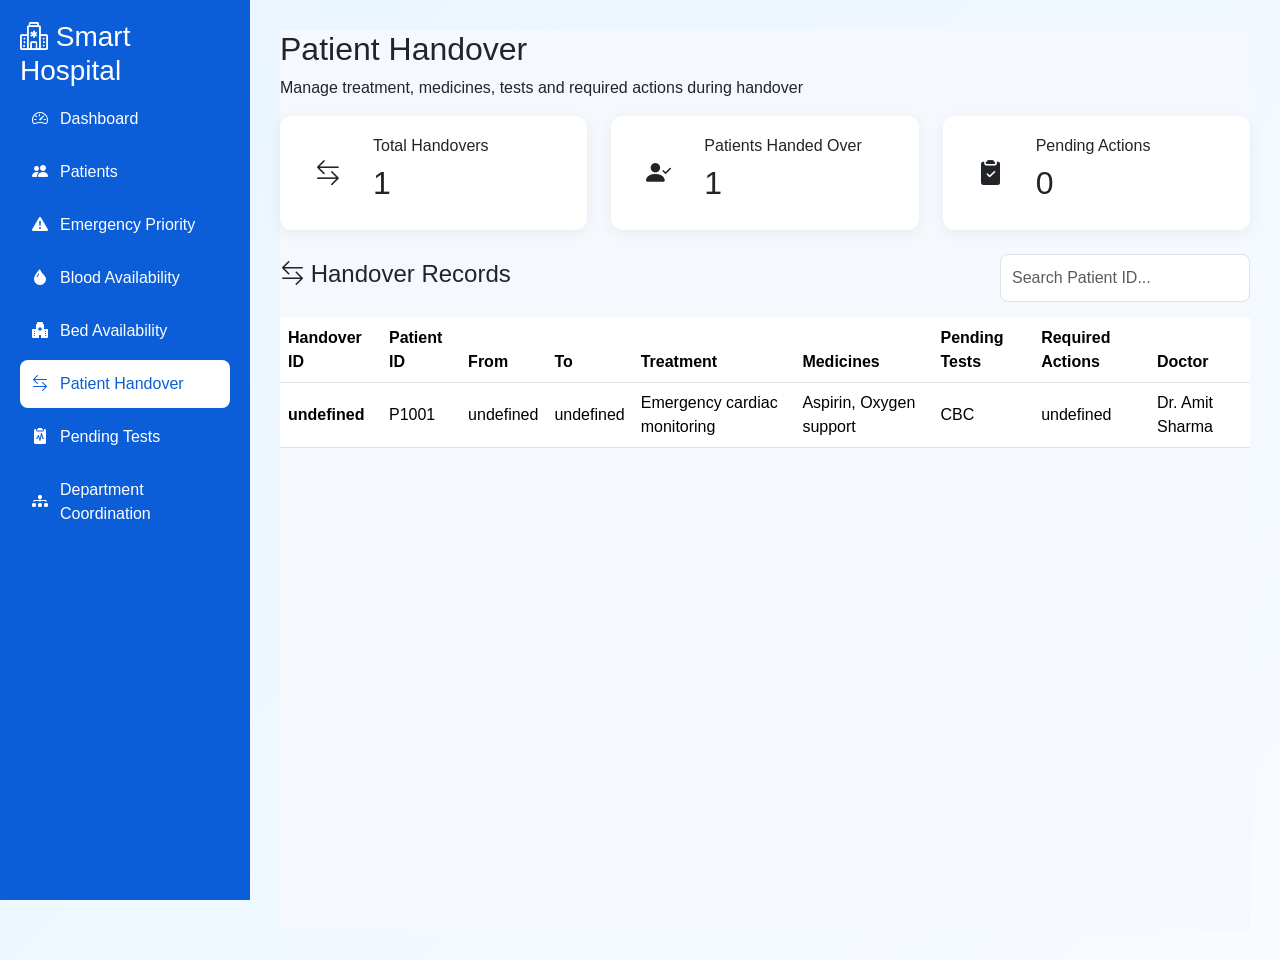
<file: Smart-Hospital-Coordination-System/handover.html>
<!DOCTYPE html>
<html lang="en">

<head>

    <meta charset="UTF-8">

    <meta name="viewport" content="width=device-width, initial-scale=1.0">

    <title>Patient Handover</title>

    <link
        href="https://cdn.jsdelivr.net/npm/bootstrap@5.3.3/dist/css/bootstrap.min.css"
        rel="stylesheet">

    <link
        rel="stylesheet"
        href="https://cdn.jsdelivr.net/npm/bootstrap-icons@1.11.3/font/bootstrap-icons.min.css">

    <link rel="stylesheet" href="css/style.css">

</head>


<body>
    <div class="sidebar">

    <h4>Smart Hospital</h4>

    <a href="dashboard.html" class="sidebar-link">🏠 Dashboard</a>

    <a href="patients.html" class="sidebar-link">👨‍⚕️ Patients</a>

    <a href="emergency.html" class="sidebar-link">🚨 Emergency</a>

    <a href="blood.html" class="sidebar-link">🩸 Blood Availability</a>

    <a href="beds.html" class="sidebar-link">🛏️ Bed Availability</a>

    <a href="handover.html" class="sidebar-link">📋 Patient Handover</a>

    <a href="tests.html" class="sidebar-link">🧪 Pending Tests</a>

    <a href="department.html" class="sidebar-link">🏥 Department Coordination</a>

</div>

<div class="dashboard-container">


    <!-- SIDEBAR -->

    <aside class="sidebar">

        <h3 class="sidebar-title">
            <i class="bi bi-hospital"></i>
            Smart Hospital
        </h3>


        <a href="dashboard.html" class="sidebar-link">
            <i class="bi bi-speedometer2"></i>
            Dashboard
        </a>


        <a href="patients.html" class="sidebar-link">
            <i class="bi bi-people-fill"></i>
            Patients
        </a>


        <a href="emergency.html" class="sidebar-link">
            <i class="bi bi-exclamation-triangle-fill"></i>
            Emergency Priority
        </a>


        <a href="blood.html" class="sidebar-link">
            <i class="bi bi-droplet-fill"></i>
            Blood Availability
        </a>


        <a href="beds.html" class="sidebar-link">
            <i class="bi bi-hospital-fill"></i>
            Bed Availability
        </a>


        <a href="handover.html" class="sidebar-link active">
            <i class="bi bi-arrow-left-right"></i>
            Patient Handover
        </a>


        <a href="tests.html" class="sidebar-link">
            <i class="bi bi-clipboard2-pulse-fill"></i>
            Pending Tests
        </a>


        <a href="department.html" class="sidebar-link">
            <i class="bi bi-diagram-3-fill"></i>
            Department Coordination
        </a>

    </aside>



    <!-- MAIN CONTENT -->

    <main class="main-content">


        <div class="topbar">

            <div>

                <h2>Patient Handover</h2>

                <p>
                    Manage treatment, medicines, tests and required actions during handover
                </p>

            </div>

        </div>



        <!-- SUMMARY -->

        <div class="row g-4 mb-4">


            <div class="col-md-4">

                <div class="stat-card">

                    <div class="stat-icon">
                        <i class="bi bi-arrow-left-right"></i>
                    </div>

                    <div>

                        <h6>Total Handovers</h6>

                        <h2 id="totalHandovers">0</h2>

                    </div>

                </div>

            </div>



            <div class="col-md-4">

                <div class="stat-card">

                    <div class="stat-icon">
                        <i class="bi bi-person-check-fill"></i>
                    </div>

                    <div>

                        <h6>Patients Handed Over</h6>

                        <h2 id="patientsHandedOver">0</h2>

                    </div>

                </div>

            </div>



            <div class="col-md-4">

                <div class="stat-card">

                    <div class="stat-icon">
                        <i class="bi bi-clipboard2-check-fill"></i>
                    </div>

                    <div>

                        <h6>Pending Actions</h6>

                        <h2 id="pendingActions">0</h2>

                    </div>

                </div>

            </div>

        </div>



        <!-- TABLE -->

        <div class="content-card">

            <div class="d-flex justify-content-between align-items-center mb-3">

                <h4>
                    <i class="bi bi-arrow-left-right"></i>
                    Handover Records
                </h4>


                <input
                    type="text"
                    id="handoverSearch"
                    class="form-control"
                    placeholder="Search Patient ID..."
                    style="max-width:250px;"
                >

            </div>



            <div class="table-responsive">

                <table class="table table-hover align-middle">

                    <thead>

                        <tr>

                            <th>Handover ID</th>

                            <th>Patient ID</th>

                            <th>From</th>

                            <th>To</th>

                            <th>Treatment</th>

                            <th>Medicines</th>

                            <th>Pending Tests</th>

                            <th>Required Actions</th>

                            <th>Doctor</th>

                        </tr>

                    </thead>


                    <tbody id="handoverTableBody"></tbody>

                </table>

            </div>

        </div>

    </main>

</div>



<script src="js/data.js"></script>


<script>

(function () {

    let handovers =
        JSON.parse(localStorage.getItem("handovers")) || [];


    const tableBody =
        document.getElementById("handoverTableBody");


    const totalHandovers =
        document.getElementById("totalHandovers");


    const patientsHandedOver =
        document.getElementById("patientsHandedOver");


    const pendingActions =
        document.getElementById("pendingActions");



    function displayHandovers(data) {

        tableBody.innerHTML = "";


        let patientSet = new Set();

        let actions = 0;


        data.forEach(function (item) {

            patientSet.add(item.patientId);


            if (item.actions && item.actions !== "None") {
                actions++;
            }


            tableBody.innerHTML += `

                <tr>

                    <td>
                        <strong>${item.handoverId}</strong>
                    </td>

                    <td>
                        ${item.patientId}
                    </td>

                    <td>
                        ${item.from}
                    </td>

                    <td>
                        ${item.to}
                    </td>

                    <td>
                        ${item.treatment}
                    </td>

                    <td>
                        ${item.medicines}
                    </td>

                    <td>
                        ${item.pendingTests}
                    </td>

                    <td>
                        ${item.actions}
                    </td>

                    <td>
                        ${item.doctor}
                    </td>

                </tr>

            `;

        });


        totalHandovers.textContent = data.length;

        patientsHandedOver.textContent = patientSet.size;

        pendingActions.textContent = actions;

    }



    displayHandovers(handovers);



    document
        .getElementById("handoverSearch")
        .addEventListener("input", function () {

            let searchText =
                this.value.toLowerCase();


            let filtered =
                handovers.filter(function (item) {

                    return item.patientId
                        .toLowerCase()
                        .includes(searchText);

                });


            displayHandovers(filtered);

        });


})();

</script>


</body>

</html>
</file>
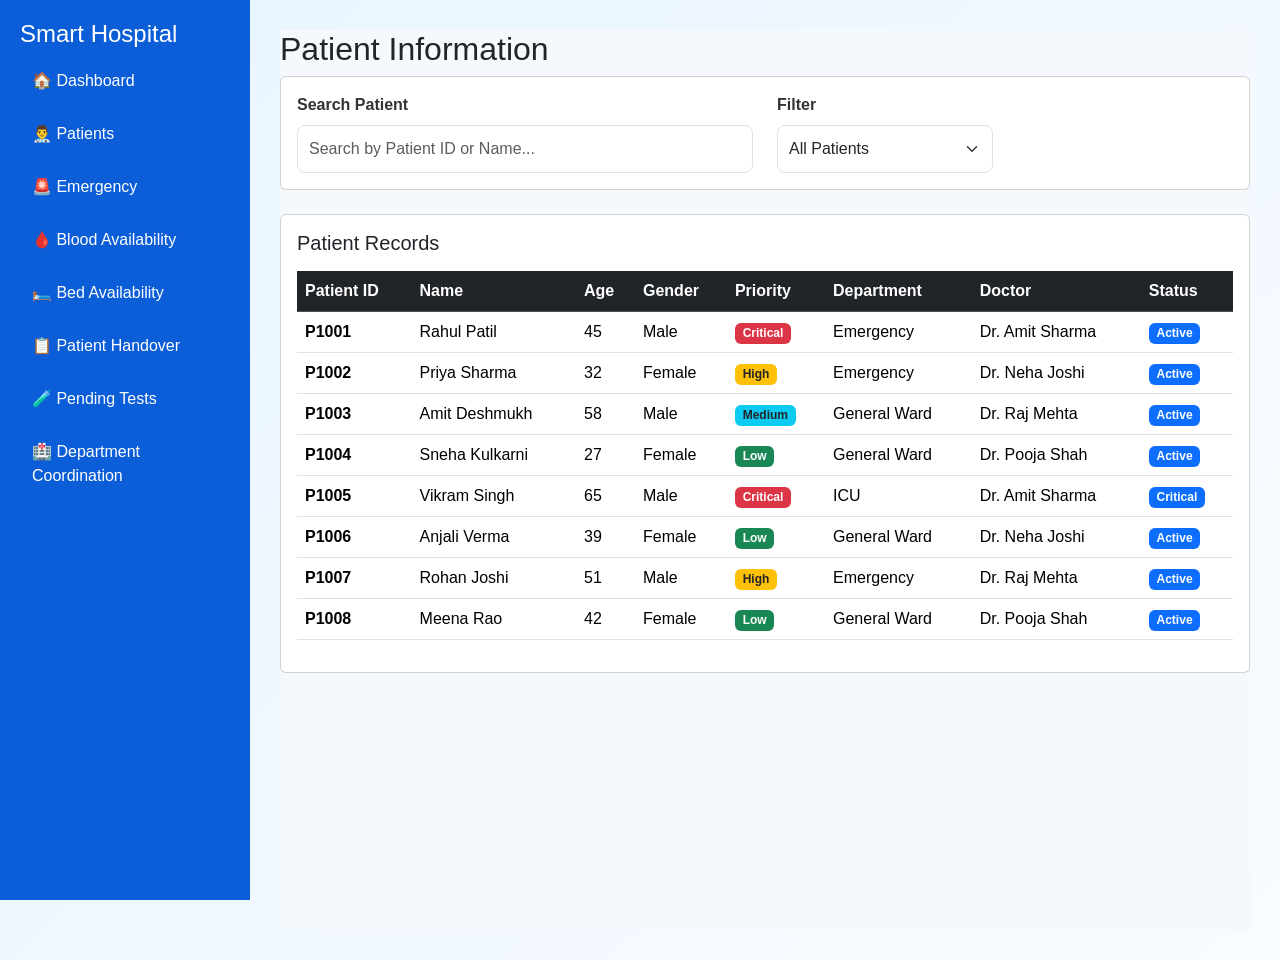
<file: Smart-Hospital-Coordination-System/patients.html>
<!DOCTYPE html>
<html lang="en">
<head>
    <meta charset="UTF-8">
    <meta name="viewport" content="width=device-width, initial-scale=1.0">

    <title>Patients - Smart Hospital</title>

    <!-- Bootstrap -->
    <link
        href="https://cdn.jsdelivr.net/npm/bootstrap@5.3.3/dist/css/bootstrap.min.css"
        rel="stylesheet"
    >

    <!-- Our CSS -->
    <link rel="stylesheet" href="css/style.css">
</head>

<body>
    <div class="sidebar">

    <h4>Smart Hospital</h4>

    <a href="dashboard.html" class="sidebar-link">🏠 Dashboard</a>

    <a href="patients.html" class="sidebar-link">👨‍⚕️ Patients</a>

    <a href="emergency.html" class="sidebar-link">🚨 Emergency</a>

    <a href="blood.html" class="sidebar-link">🩸 Blood Availability</a>

    <a href="beds.html" class="sidebar-link">🛏️ Bed Availability</a>

    <a href="handover.html" class="sidebar-link">📋 Patient Handover</a>

    <a href="tests.html" class="sidebar-link">🧪 Pending Tests</a>

    <a href="department.html" class="sidebar-link">🏥 Department Coordination</a>

</div>

<div class="dashboard-container">

    <!-- SIDEBAR -->
    <aside class="sidebar">

        <h3>🏥 Smart Hospital</h3>

        <ul class="sidebar-menu">

            <li>
                <a href="dashboard.html">📊 Dashboard</a>
            </li>

            <li>
                <a href="patients.html" class="active">👨‍⚕️ Patients</a>
            </li>

            <li>
                <a href="#">🚨 Emergency Priority</a>
            </li>

            <li>
                <a href="#">🩸 Blood Availability</a>
            </li>

            <li>
                <a href="#">🛏️ Bed Availability</a>
            </li>

            <li>
                <a href="#">🔄 Patient Handover</a>
            </li>

            <li>
                <a href="#">🧪 Pending Tests</a>
            </li>

            <li>
                <a href="#">🏥 Department Coordination</a>
            </li>

        </ul>

    </aside>


    <!-- MAIN CONTENT -->
    <main class="main-content">

        <!-- TOP BAR -->
        <div class="topbar">

            <div>
                <h2>Patient Information</h2>
                <div class="sidebar">

    <h4>Smart Hospital</h4>

    <a href="dashboard.html" class="sidebar-link">🏠 Dashboard</a>

    <a href="patients.html" class="sidebar-link">👨‍⚕️ Patients</a>

    <a href="emergency.html" class="sidebar-link">🚨 Emergency</a>

    <a href="blood.html" class="sidebar-link">🩸 Blood Availability</a>

    <a href="beds.html" class="sidebar-link">🛏️ Bed Availability</a>

    <a href="handover.html" class="sidebar-link">📋 Patient Handover</a>

    <a href="tests.html" class="sidebar-link">🧪 Pending Tests</a>

    <a href="department.html" class="sidebar-link">🏥 Department Coordination</a>

</div>


        <!-- SEARCH SECTION -->
        <div class="card mb-4">

            <div class="card-body">

                <div class="row">

                    <div class="col-md-6">

                        <label class="form-label">
                            Search Patient
                        </label>

                        <input
                            type="text"
                            id="searchPatient"
                            class="form-control"
                            placeholder="Search by Patient ID or Name..."
                        >

                    </div>

                    <div class="col-md-3">

                        <label class="form-label">
                            Filter
                        </label>

                        <select id="priorityFilter" class="form-select">

                            <option value="All">
                                All Patients
                            </option>

                            <option value="Critical">
                                Critical
                            </option>

                            <option value="High">
                                High
                            </option>

                            <option value="Medium">
                                Medium
                            </option>

                            <option value="Low">
                                Low
                            </option>

                        </select>

                    </div>

                </div>

            </div>

        </div>


        <!-- PATIENT TABLE -->
        <div class="card">

            <div class="card-body">

                <h5 class="card-title mb-3">
                    Patient Records
                </h5>

                <div class="table-responsive">

                    <table class="table table-hover align-middle">

                        <thead class="table-dark">

                            <tr>

                                <th>Patient ID</th>

                                <th>Name</th>

                                <th>Age</th>

                                <th>Gender</th>

                                <th>Priority</th>

                                <th>Department</th>

                                <th>Doctor</th>

                                <th>Status</th>

                            </tr>

                        </thead>

                        <tbody id="patientTableBody">
                        </tbody>

                    </table>

                </div>

            </div>

        </div>

    </main>

</div>


<!-- DEMO DATA -->
<script src="js/data.js"></script>

<!-- PATIENT PAGE SCRIPT -->
<script>

(function () {

    let patients =
        JSON.parse(localStorage.getItem("patients")) || [];

    const tableBody =
        document.getElementById("patientTableBody");

    const searchInput =
        document.getElementById("searchPatient");

    const priorityFilter =
        document.getElementById("priorityFilter");


    function displayPatients() {

        let searchText =
            searchInput.value.toLowerCase();

        let selectedPriority =
            priorityFilter.value;

        tableBody.innerHTML = "";


        let filteredPatients = patients.filter(function(patient) {

            let matchesSearch =
                patient.id.toLowerCase().includes(searchText) ||
                patient.name.toLowerCase().includes(searchText);

            let matchesPriority =
                selectedPriority === "All" ||
                patient.priority === selectedPriority;

            return matchesSearch && matchesPriority;

        });


        filteredPatients.forEach(function(patient) {

            let priorityClass = "";

            if (patient.priority === "Critical") {
                priorityClass = "bg-danger";
            }
            else if (patient.priority === "High") {
                priorityClass = "bg-warning text-dark";
            }
            else if (patient.priority === "Medium") {
                priorityClass = "bg-info text-dark";
            }
            else {
                priorityClass = "bg-success";
            }


            tableBody.innerHTML += `

                <tr>

                    <td>
                        <strong>${patient.id}</strong>
                    </td>

                    <td>
                        ${patient.name}
                    </td>

                    <td>
                        ${patient.age}
                    </td>

                    <td>
                        ${patient.gender}
                    </td>

                    <td>
                        <span class="badge ${priorityClass}">
                            ${patient.priority}
                        </span>
                    </td>

                    <td>
                        ${patient.department}
                    </td>

                    <td>
                        ${patient.doctor}
                    </td>

                    <td>
                        <span class="badge bg-primary">
                            ${patient.status}
                        </span>
                    </td>

                </tr>

            `;

        });


        if (filteredPatients.length === 0) {

            tableBody.innerHTML = `

                <tr>

                    <td colspan="8"
                        class="text-center text-muted">

                        No patients found.

                    </td>

                </tr>

            `;

        }

    }


    searchInput.addEventListener(
        "input",
        displayPatients
    );


    priorityFilter.addEventListener(
        "change",
        displayPatients
    );


    displayPatients();

})();

</script>

</body>
</html>
</file>
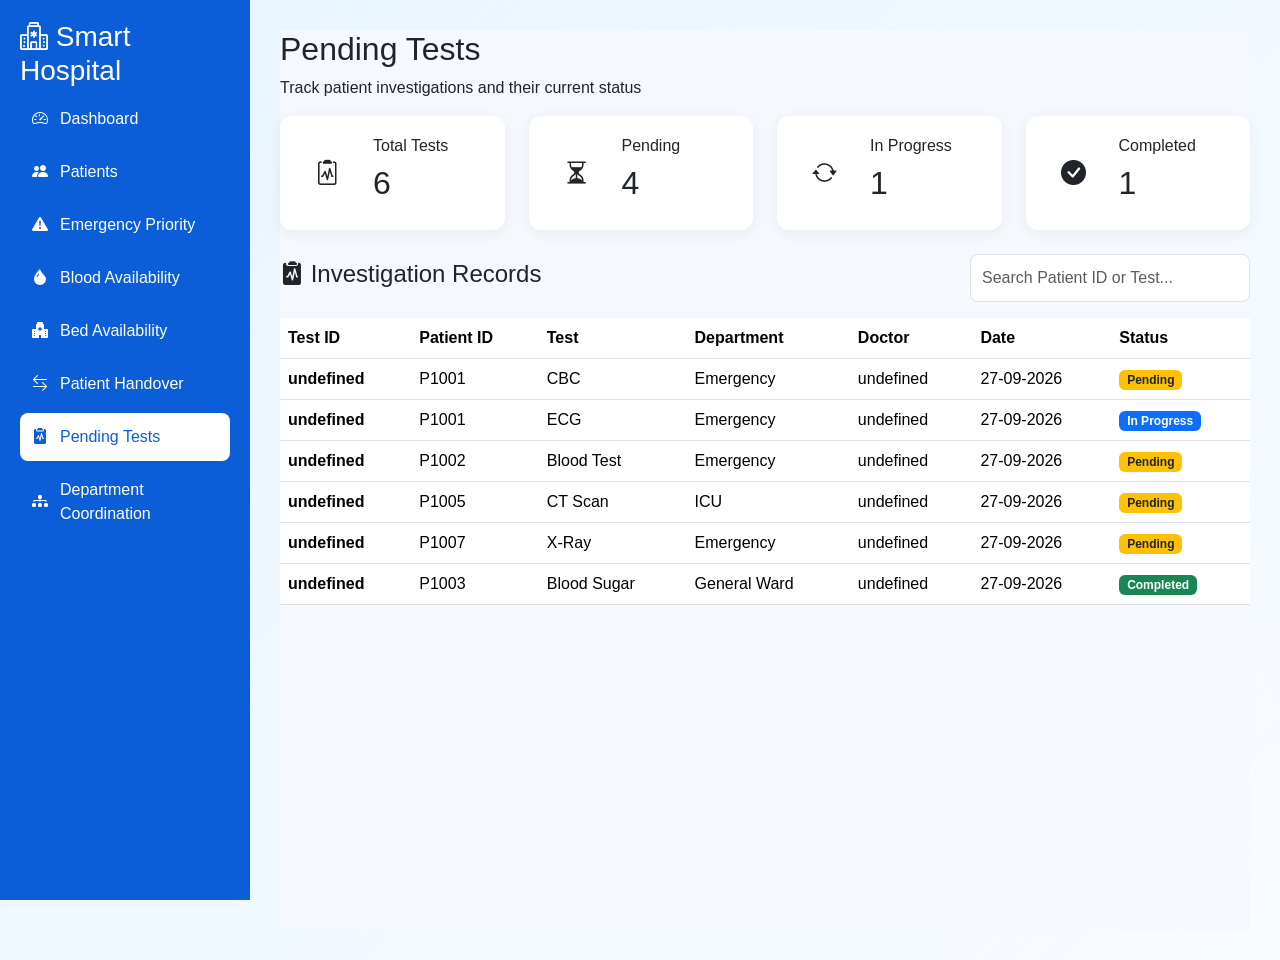
<file: Smart-Hospital-Coordination-System/tests.html>
<!DOCTYPE html>
<html lang="en">

<head>

    <meta charset="UTF-8">

    <meta name="viewport" content="width=device-width, initial-scale=1.0">

    <title>Pending Tests</title>

    <link
        href="https://cdn.jsdelivr.net/npm/bootstrap@5.3.3/dist/css/bootstrap.min.css"
        rel="stylesheet">

    <link
        rel="stylesheet"
        href="https://cdn.jsdelivr.net/npm/bootstrap-icons@1.11.3/font/bootstrap-icons.min.css">

    <link rel="stylesheet" href="css/style.css">

</head>


<body>
    <div class="sidebar">

    <h4>Smart Hospital</h4>

    <a href="dashboard.html" class="sidebar-link">🏠 Dashboard</a>

    <a href="patients.html" class="sidebar-link">👨‍⚕️ Patients</a>

    <a href="emergency.html" class="sidebar-link">🚨 Emergency</a>

    <a href="blood.html" class="sidebar-link">🩸 Blood Availability</a>

    <a href="beds.html" class="sidebar-link">🛏️ Bed Availability</a>

    <a href="handover.html" class="sidebar-link">📋 Patient Handover</a>

    <a href="tests.html" class="sidebar-link">🧪 Pending Tests</a>

    <a href="department.html" class="sidebar-link">🏥 Department Coordination</a>

</div>

<div class="dashboard-container">


    <!-- SIDEBAR -->

    <aside class="sidebar">

        <h3 class="sidebar-title">
            <i class="bi bi-hospital"></i>
            Smart Hospital
        </h3>


        <a href="dashboard.html" class="sidebar-link">
            <i class="bi bi-speedometer2"></i>
            Dashboard
        </a>


        <a href="patients.html" class="sidebar-link">
            <i class="bi bi-people-fill"></i>
            Patients
        </a>


        <a href="emergency.html" class="sidebar-link">
            <i class="bi bi-exclamation-triangle-fill"></i>
            Emergency Priority
        </a>


        <a href="blood.html" class="sidebar-link">
            <i class="bi bi-droplet-fill"></i>
            Blood Availability
        </a>


        <a href="beds.html" class="sidebar-link">
            <i class="bi bi-hospital-fill"></i>
            Bed Availability
        </a>


        <a href="handover.html" class="sidebar-link">
            <i class="bi bi-arrow-left-right"></i>
            Patient Handover
        </a>


        <a href="tests.html" class="sidebar-link active">
            <i class="bi bi-clipboard2-pulse-fill"></i>
            Pending Tests
        </a>


        <a href="department.html" class="sidebar-link">
            <i class="bi bi-diagram-3-fill"></i>
            Department Coordination
        </a>

    </aside>



    <!-- MAIN CONTENT -->

    <main class="main-content">


        <div class="topbar">

            <div>

                <h2>Pending Tests</h2>

                <p>
                    Track patient investigations and their current status
                </p>

            </div>

        </div>



        <!-- SUMMARY -->

        <div class="row g-4 mb-4">


            <div class="col-md-3">

                <div class="stat-card">

                    <div class="stat-icon">
                        <i class="bi bi-clipboard2-pulse"></i>
                    </div>

                    <div>

                        <h6>Total Tests</h6>

                        <h2 id="totalTests">0</h2>

                    </div>

                </div>

            </div>



            <div class="col-md-3">

                <div class="stat-card">

                    <div class="stat-icon">
                        <i class="bi bi-hourglass-split"></i>
                    </div>

                    <div>

                        <h6>Pending</h6>

                        <h2 id="pendingTests">0</h2>

                    </div>

                </div>

            </div>



            <div class="col-md-3">

                <div class="stat-card">

                    <div class="stat-icon">
                        <i class="bi bi-arrow-repeat"></i>
                    </div>

                    <div>

                        <h6>In Progress</h6>

                        <h2 id="inProgressTests">0</h2>

                    </div>

                </div>

            </div>



            <div class="col-md-3">

                <div class="stat-card">

                    <div class="stat-icon">
                        <i class="bi bi-check-circle-fill"></i>
                    </div>

                    <div>

                        <h6>Completed</h6>

                        <h2 id="completedTests">0</h2>

                    </div>

                </div>

            </div>

        </div>



        <!-- TEST TABLE -->

        <div class="content-card">

            <div class="d-flex justify-content-between align-items-center mb-3">

                <h4>
                    <i class="bi bi-clipboard2-pulse-fill"></i>
                    Investigation Records
                </h4>


                <input
                    type="text"
                    id="testSearch"
                    class="form-control"
                    placeholder="Search Patient ID or Test..."
                    style="max-width:280px;"
                >

            </div>



            <div class="table-responsive">

                <table class="table table-hover align-middle">

                    <thead>

                        <tr>

                            <th>Test ID</th>

                            <th>Patient ID</th>

                            <th>Test</th>

                            <th>Department</th>

                            <th>Doctor</th>

                            <th>Date</th>

                            <th>Status</th>

                        </tr>

                    </thead>


                    <tbody id="testTableBody"></tbody>

                </table>

            </div>

        </div>

    </main>

</div>



<script src="js/data.js"></script>


<script>

(function () {

    let tests =
        JSON.parse(localStorage.getItem("tests")) || [];


    const tableBody =
        document.getElementById("testTableBody");


    function displayTests(data) {

        tableBody.innerHTML = "";


        let pending = 0;

        let inProgress = 0;

        let completed = 0;


        data.forEach(function (test) {


            if (test.status === "Pending") {
                pending++;
            }


            if (test.status === "In Progress") {
                inProgress++;
            }


            if (test.status === "Completed") {
                completed++;
            }


            let badgeClass;


            if (test.status === "Pending") {

                badgeClass = "bg-warning text-dark";

            } else if (test.status === "In Progress") {

                badgeClass = "bg-primary";

            } else {

                badgeClass = "bg-success";

            }


            tableBody.innerHTML += `

                <tr>

                    <td>
                        <strong>${test.testId}</strong>
                    </td>

                    <td>
                        ${test.patientId}
                    </td>

                    <td>
                        ${test.testName}
                    </td>

                    <td>
                        ${test.department}
                    </td>

                    <td>
                        ${test.doctor}
                    </td>

                    <td>
                        ${test.date}
                    </td>

                    <td>

                        <span class="badge ${badgeClass}">
                            ${test.status}
                        </span>

                    </td>

                </tr>

            `;

        });


        document.getElementById("totalTests").textContent =
            data.length;

        document.getElementById("pendingTests").textContent =
            pending;

        document.getElementById("inProgressTests").textContent =
            inProgress;

        document.getElementById("completedTests").textContent =
            completed;

    }



    displayTests(tests);



    document
        .getElementById("testSearch")
        .addEventListener("input", function () {

            let searchText =
                this.value.toLowerCase();


            let filtered =
                tests.filter(function (test) {

                    return (

                        test.patientId
                            .toLowerCase()
                            .includes(searchText)

                        ||

                        test.testName
                            .toLowerCase()
                            .includes(searchText)

                    );

                });


            displayTests(filtered);

        });


})();

</script>


</body>

</html>
</file>
<file: Smart-Hospital-Coordination-System/css/style.css>
/* ================================
   SMART HOSPITAL
   LOGIN PAGE
================================ */


/* Remove default spacing */
* {
    margin: 0;
    padding: 0;
    box-sizing: border-box;
}


/* Full page */
body {
    min-height: 100vh;

    font-family: Arial, sans-serif;

    background: linear-gradient(
        135deg,
        #e8f5ff,
        #f8fbff
    );
}


/* Login container */
.login-container {
    min-height: 100vh;

    display: flex;

    justify-content: center;

    align-items: center;

    padding: 20px;
}


/* Login card */
.login-card {
    width: 100%;

    max-width: 430px;

    background: white;

    padding: 35px;

    border-radius: 18px;

    box-shadow:
        0 10px 35px rgba(0, 0, 0, 0.12);

    text-align: center;
}


/* Hospital icon */
.hospital-icon {
    width: 75px;

    height: 75px;

    margin: 0 auto 20px;

    border-radius: 50%;

    background: #0d6efd;

    color: white;

    display: flex;

    align-items: center;

    justify-content: center;

    font-size: 38px;
}


/* Main heading */
.login-card h2 {
    color: #0d6efd;

    font-weight: 700;

    margin-bottom: 5px;
}


/* Sub heading */
.login-card h5 {
    color: #333;

    margin-bottom: 2px;
}


/* Subtitle */
.login-subtitle {
    color: #777;

    margin-bottom: 28px;
}


/* Form labels */
.form-label {
    font-weight: 600;

    color: #333;
}


/* Input fields */
.form-control,
.form-select {
    padding: 11px;

    border-radius: 8px;
}


/* Login button */
.login-btn {
    padding: 11px;

    font-size: 16px;

    font-weight: 600;

    border-radius: 8px;
}


/* Demo information */
.demo-info {
    margin-top: 25px;

    padding: 12px;

    background: #f1f8ff;

    border-radius: 8px;

    font-size: 13px;

    color: #555;
}


/* Mobile */
@media (max-width: 500px) {

    .login-card {
        padding: 25px;
    }

}

/* =========================================
   DASHBOARD
========================================= */


/* Sidebar */

.sidebar {
    position: fixed;

    left: 0;

    top: 0;

    width: 250px;

    height: 100vh;

    background: #0b5ed7;

    color: white;

    padding: 20px;

    z-index: 1000;
}


/* Sidebar logo */

.sidebar-logo {
    display: flex;

    align-items: center;

    gap: 10px;

    font-size: 19px;

    font-weight: 700;

    padding: 10px 5px;
}


.sidebar-logo i {
    font-size: 28px;
}


/* Sidebar links */

.sidebar-link {
    display: flex;

    align-items: center;

    gap: 12px;

    color: white;

    text-decoration: none;

    padding: 12px;

    margin-bottom: 5px;

    border-radius: 8px;

    transition: 0.2s;
}


.sidebar-link:hover {
    background: rgba(255, 255, 255, 0.15);

    color: white;
}


.sidebar-link.active {
    background: white;

    color: #0b5ed7;
}


.sidebar-bottom {
    position: absolute;

    bottom: 20px;

    left: 20px;

    right: 20px;
}


.logout-link:hover {
    background: #dc3545;

    color: white;
}


/* Main content */

.main-content {
    margin-left: 250px;

    min-height: 100vh;

    background: #f5f8fc;
}


/* Top navbar */

.top-navbar {
    height: 80px;

    background: white;

    padding: 15px 30px;

    display: flex;

    align-items: center;

    justify-content: space-between;

    border-bottom: 1px solid #e5e5e5;
}


.user-info {
    display: flex;

    align-items: center;

    gap: 10px;
}


.user-icon {
    width: 42px;

    height: 42px;

    background: #e8f1ff;

    color: #0d6efd;

    border-radius: 50%;

    display: flex;

    align-items: center;

    justify-content: center;

    font-size: 20px;
}


/* Dashboard container */

.dashboard-container {
    padding: 30px;
}


/* Welcome section */

.welcome-section {
    margin-bottom: 25px;
}


.welcome-section h3 {
    font-weight: 700;

    color: #222;
}


.welcome-section p {
    color: #777;
}


/* Statistics card */

.stat-card {
    background: white;

    border-radius: 12px;

    padding: 20px;

    display: flex;

    align-items: center;

    gap: 18px;

    box-shadow:
        0 3px 15px rgba(0, 0, 0, 0.06);

    transition: 0.2s;
}


.stat-card:hover {
    transform: translateY(-3px);

    box-shadow:
        0 7px 20px rgba(0, 0, 0, 0.10);
}


.stat-card p {
    margin: 0;

    color: #777;

    font-size: 14px;
}


.stat-card h3 {
    margin: 4px 0 0;

    font-weight: 700;
}


/* Statistic icons */

.stat-icon {
    width: 55px;

    height: 55px;

    border-radius: 12px;

    display: flex;

    align-items: center;

    justify-content: center;

    font-size: 25px;
}


.stat-icon.blue {
    background: #e7f0ff;

    color: #0d6efd;
}


.stat-icon.red {
    background: #ffe7e7;

    color: #dc3545;
}


.stat-icon.green {
    background: #e5f8ed;

    color: #198754;
}


.stat-icon.orange {
    background: #fff0dc;

    color: #fd7e14;
}


.stat-icon.purple {
    background: #eee7ff;

    color: #6f42c1;
}


.stat-icon.cyan {
    background: #e2f8fb;

    color: #0dcaf0;
}


/* Dashboard card */

.dashboard-card {
    background: white;

    border-radius: 12px;

    padding: 20px;

    box-shadow:
        0 3px 15px rgba(0, 0, 0, 0.06);
}


.card-header-custom {
    display: flex;

    justify-content: space-between;

    align-items: center;

    margin-bottom: 18px;
}


.card-header-custom h5 {
    margin: 0;

    font-weight: 700;
}


.card-header-custom small {
    color: #888;
}


/* Quick actions */

.quick-actions {
    display: flex;

    flex-direction: column;

    gap: 10px;
}


.quick-btn {
    border: none;

    background: #f4f7fb;

    padding: 13px;

    border-radius: 8px;

    text-align: left;

    color: #333;

    transition: 0.2s;
}


.quick-btn:hover {
    background: #e7f0ff;

    color: #0d6efd;
}


.quick-btn i {
    margin-right: 10px;
}


/* Activity */

.activity-item {
    display: flex;

    gap: 15px;

    padding: 12px 0;

    border-bottom: 1px solid #eee;
}


.activity-item:last-child {
    border-bottom: none;
}


.activity-icon {
    width: 40px;

    height: 40px;

    border-radius: 8px;

    display: flex;

    align-items: center;

    justify-content: center;
}


.activity-icon.blue {
    background: #e7f0ff;

    color: #0d6efd;
}


.activity-icon.green {
    background: #e5f8ed;

    color: #198754;
}


.activity-icon.red {
    background: #ffe7e7;

    color: #dc3545;
}


.activity-item strong {
    font-size: 14px;
}


.activity-item p {
    margin: 2px 0 0;

    color: #888;

    font-size: 13px;
}


/* Responsive sidebar */

@media (max-width: 768px) {

    .sidebar {
        width: 70px;

        padding: 10px;
    }


    .sidebar-logo span,
    .sidebar-link:not(.logout-link)::after {
        display: none;
    }


    .sidebar-link {
        justify-content: center;
    }


    .sidebar-link i {
        font-size: 20px;
    }


    .main-content {
        margin-left: 70px;
    }


    .dashboard-container {
        padding: 15px;
    }

}
</file>
